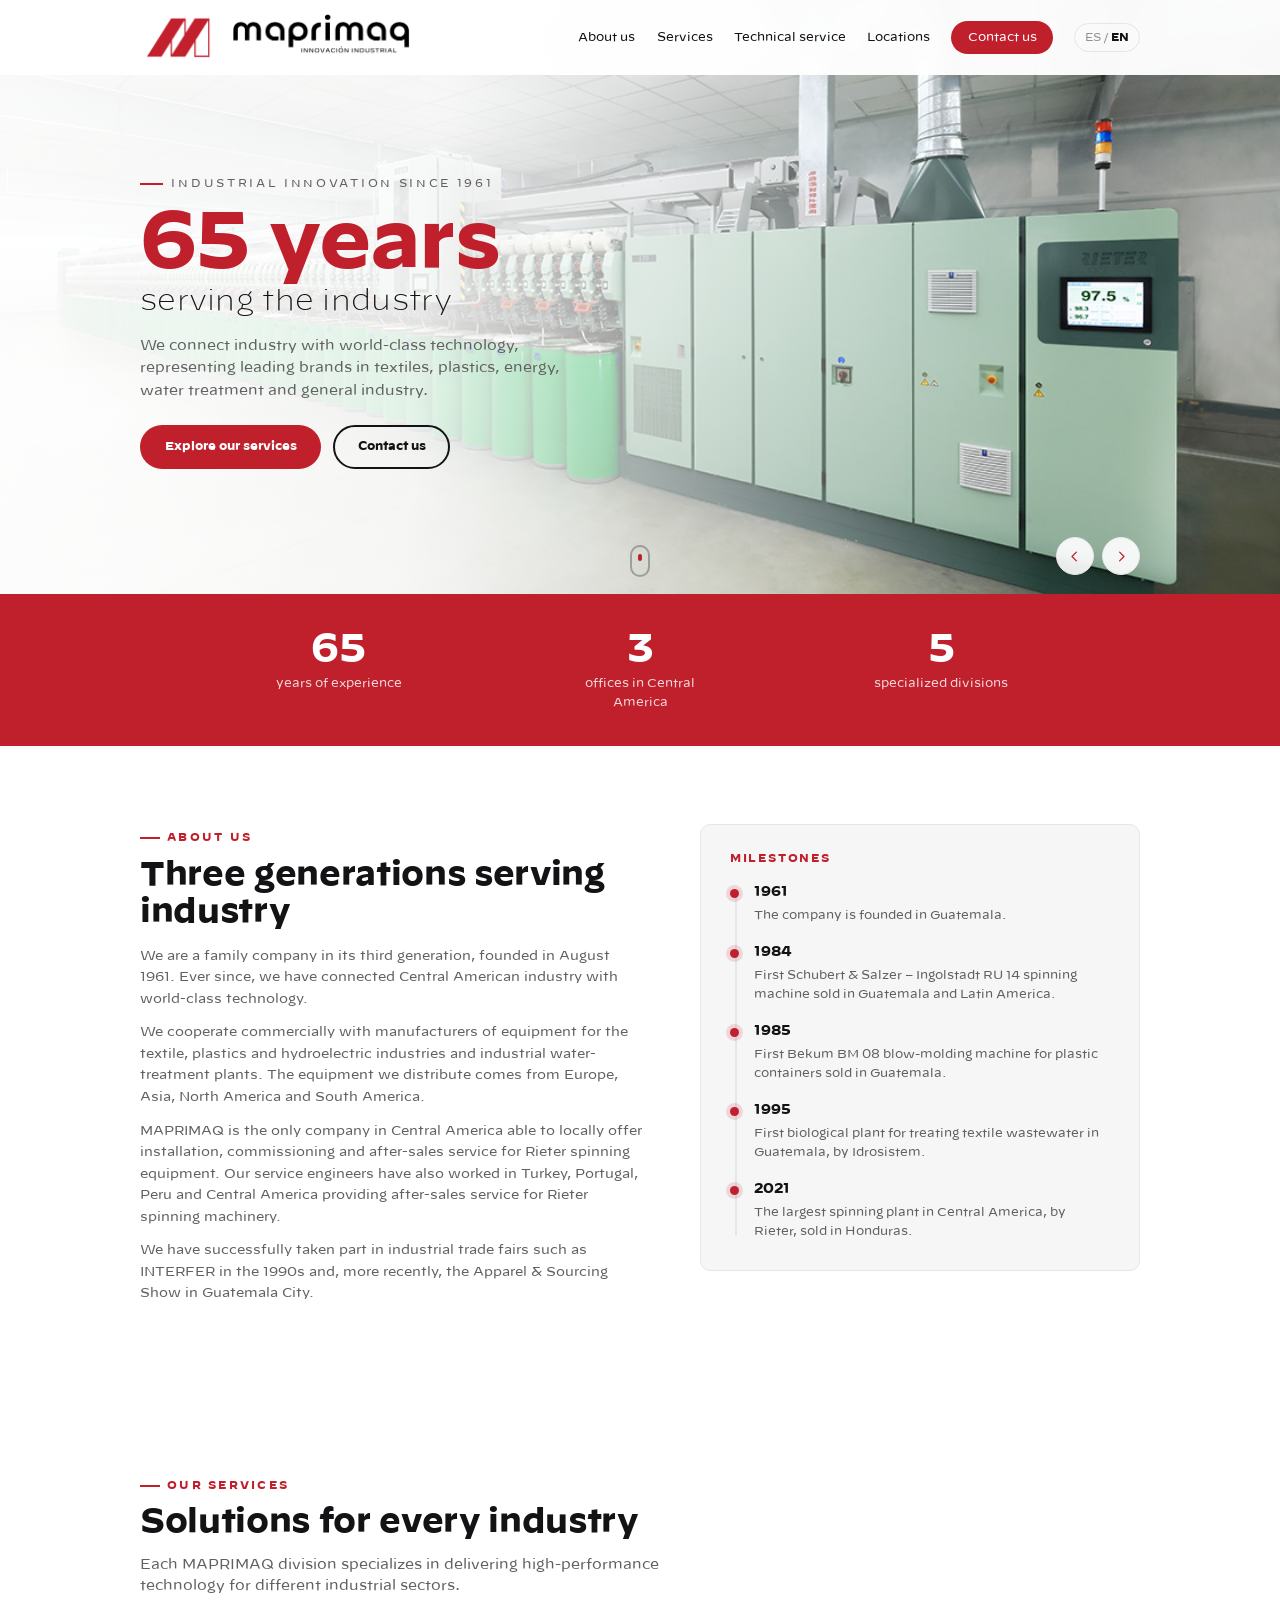
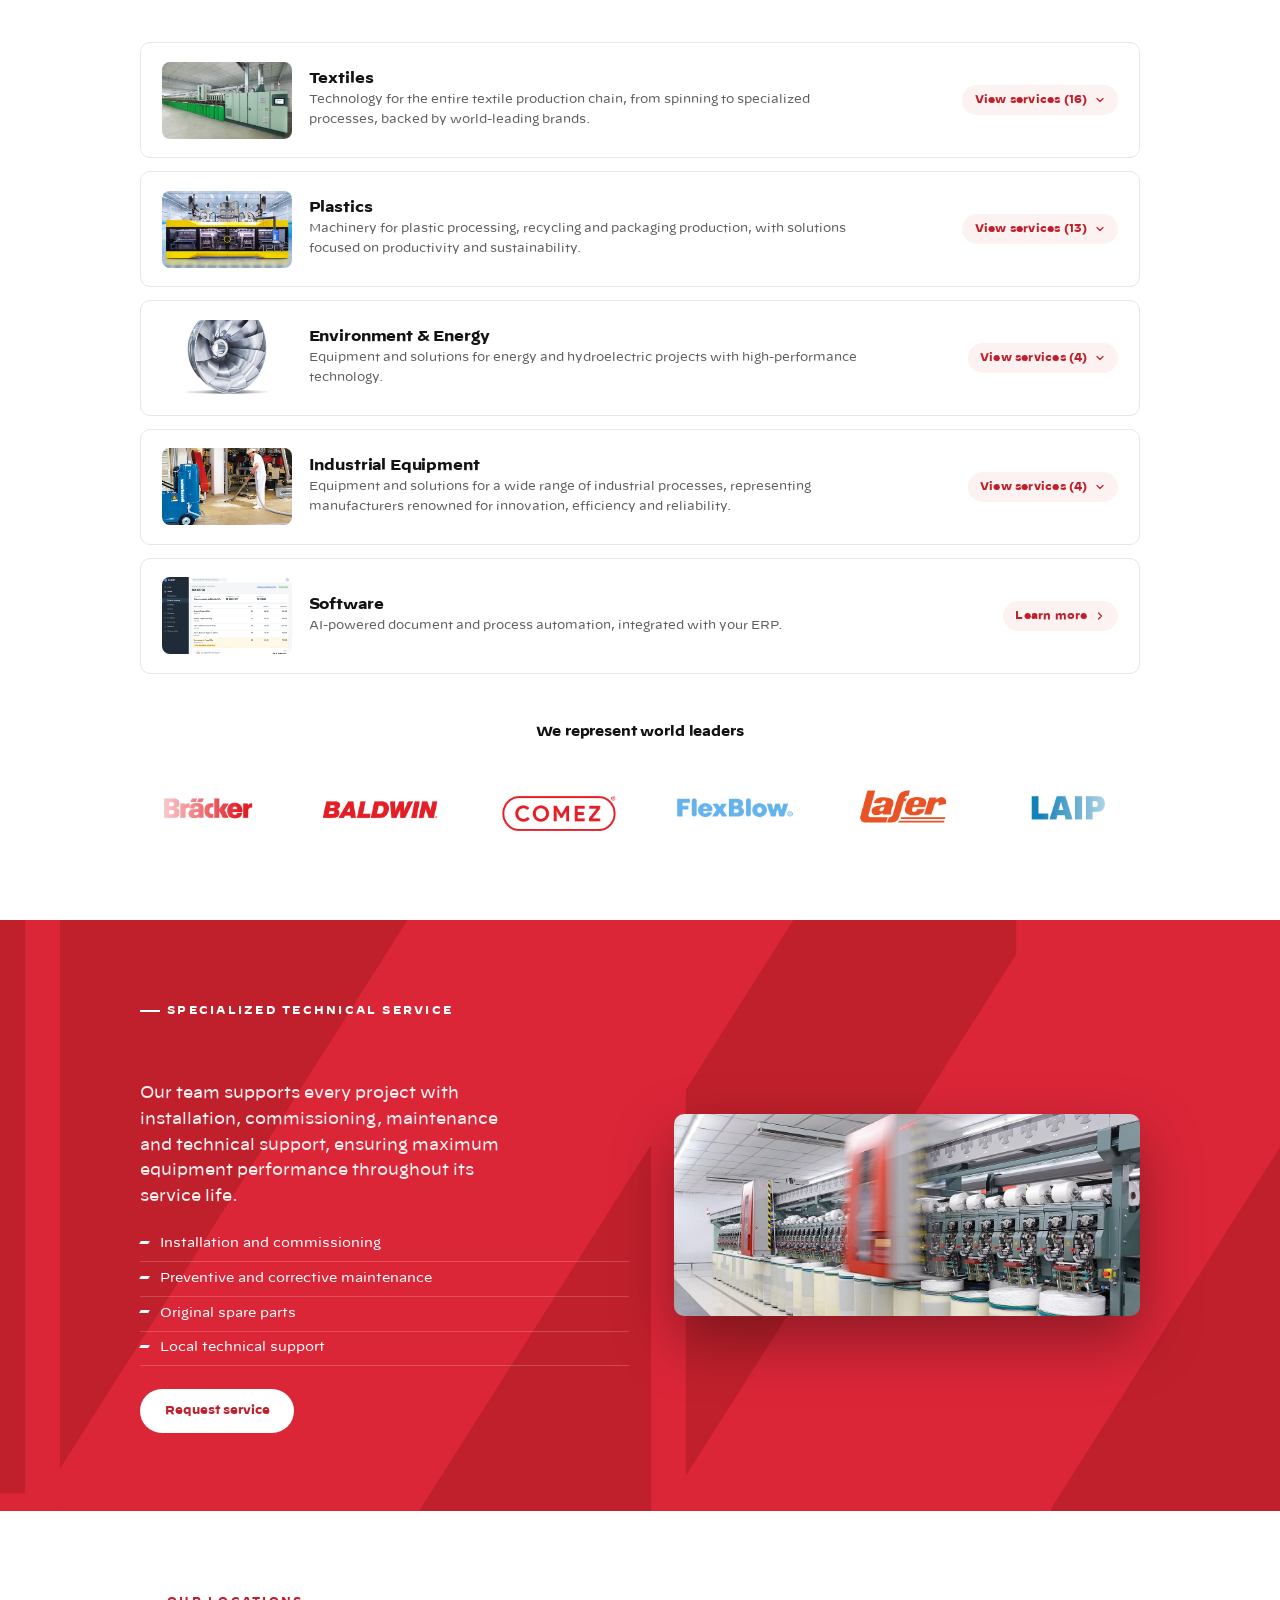
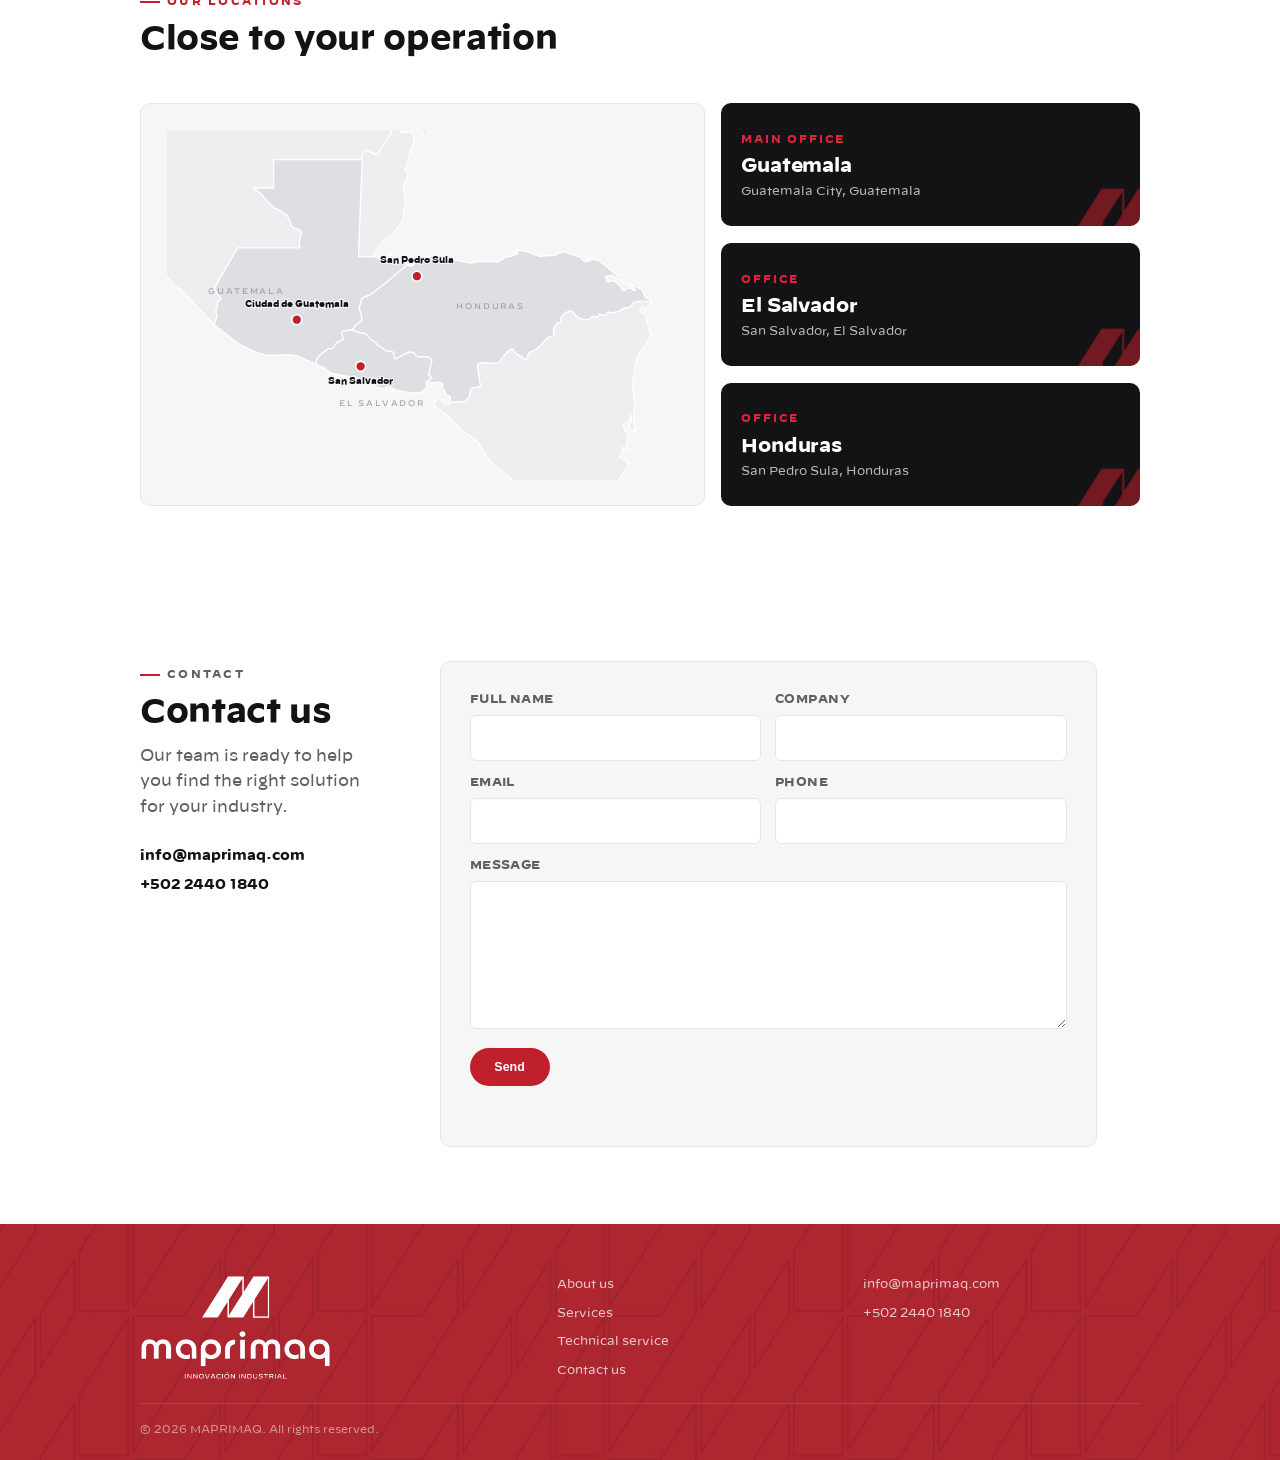
<file: index.html>
<!DOCTYPE html>
<html lang="es">
<head>
  <meta charset="UTF-8">
  <meta name="viewport" content="width=device-width, initial-scale=1.0">
  <title>MAPRIMAQ — Innovación Industrial</title>
  <meta name="description" content="Desde 1961 conectamos a la industria centroamericana con tecnología de clase mundial: textiles, plásticos, energía, tratamiento de aguas e industria en general.">
  <link rel="icon" type="image/png" href="assets/img/icon-1.png">
  <link rel="stylesheet" href="css/styles.css?v=39">
  <meta property="og:title" content="MAPRIMAQ — Innovación Industrial">
  <meta property="og:description" content="65 años al servicio de la industria. Representamos marcas líderes mundiales en Guatemala, El Salvador y Honduras.">
  <meta property="og:image" content="assets/img/logo-color.png">
</head>
<body>

  <!-- ======= Header ======= -->
  <header class="site-header" id="siteHeader">
    <div class="header-inner">
      <a href="#inicio" class="header-logo" aria-label="MAPRIMAQ — inicio">
        <img class="logo-m" src="assets/img/logo-m.png" alt="">
        <img class="logo-text" src="assets/img/logo-text.png" alt="MAPRIMAQ">
      </a>
      <nav class="header-nav" id="headerNav" aria-label="Principal">
        <a href="#nosotros" data-i18n="nav.about">Nosotros</a>
        <a href="#servicios" data-i18n="nav.divisions">Servicios</a>
        <a href="#mapritecnica" data-i18n="nav.service">Servicio técnico</a>
        <a href="#presencia" data-i18n="nav.presence">Sedes</a>
        <a href="#contacto" class="nav-cta" data-i18n="nav.contact">Contáctanos</a>
        <button class="lang-toggle" id="langToggle" aria-label="Switch language">
          <span data-lang-opt="es">ES</span><span class="lang-sep">/</span><span data-lang-opt="en">EN</span>
        </button>
      </nav>
      <button class="burger" id="burger" aria-label="Abrir menú" aria-expanded="false">
        <span></span><span></span>
      </button>
    </div>
  </header>

  <!-- ======= Hero ======= -->
  <section class="hero" id="inicio">
    <!-- ============================================================
         HERO CAROUSEL IMAGES
         To change the rotating hero photos, simply swap the src="…"
         of the <img> tags below (add or remove slides freely — the
         carousel adapts). The first image is the one shown on load.
         Dwell time lives in js/main.js (HERO_SLIDE_MS); the prev/next
         arrows below restart it, and hovering the hero pauses it.

         Each slide owns its own copy layer, and they crossfade with the
         images (see js/main.js): .hero-copy belongs to slide 1 and
         .hero-promo (the event promo overlay) belongs to slide 2, so a
         slide never renders with another slide's text over it.

         Slide 2 announces MAPRIMAQ's software services (links to ia.html);
         its background is pure CSS (.hero-slide-software), not a photo.
         Past event promos are in archive/ with restore steps.
         ============================================================ -->
    <div class="hero-bg" aria-hidden="true">
      <img class="hero-slide is-active" src="assets/img/hero-spinning.jpg" alt="" fetchpriority="high">
      <div class="hero-slide hero-slide-software"></div>
      <div class="hero-scrim"></div>
    </div>
    <div class="container hero-grid">
      <div class="hero-copy">
        <p class="hero-kicker reveal" data-i18n="hero.kicker">Innovación industrial desde 1961</p>
        <h1 class="hero-title">
          <span class="hero-number"><span id="yearsCounter">65</span> <span data-i18n="hero.years">años</span></span>
          <span class="hero-sub reveal" data-i18n="hero.title">al servicio de la industria</span>
        </h1>
        <p class="hero-lead reveal" data-i18n="hero.lead">Conectamos a la industria con tecnología de clase mundial. Representamos marcas líderes en los sectores textil, plástico, energía, tratamiento de aguas e industria en general.</p>
        <div class="hero-actions reveal">
          <a href="#servicios" class="btn btn-primary" data-i18n="hero.cta1">Conoce nuestros servicios</a>
          <a href="#contacto" class="btn btn-ghost" data-i18n="hero.cta2">Contáctanos</a>
        </div>
      </div>
      <!-- Slide 2 copy layer — starts hidden until the carousel advances.
           NAMING IS LOAD-BEARING: keep every class on the hero-promo-*
           prefix. Named .hero-ad-* this block was hidden outright by Arc's
           built-in content blocker (cosmetic filter lists hide "ad" class
           tokens). Visibility is driven ONLY by .is-hidden; inert and
           aria-hidden are additive a11y, cleared by js/main.js on slide 2. -->
      <aside class="hero-promo is-hidden" aria-label="MAPRIMAQ Software" aria-hidden="true" inert>
        <p class="hero-kicker" data-i18n="promo.sw.kicker">Nuevo: servicios de software</p>
        <h2 class="hero-title">
          <span class="hero-number" data-i18n="promo.sw.title">Acelere sus procesos con&nbsp;IA</span>
        </h2>
        <p class="hero-lead" data-i18n="promo.sw.lead">MAPRIMAQ ahora también desarrolla software a la medida: automatizamos los documentos y procesos de su empresa con inteligencia artificial.</p>
        <div class="hero-promo-actions">
          <a href="ia.html" class="btn btn-primary" data-i18n="promo.sw.cta">Conoce más</a>
        </div>
      </aside>
    </div>
    <!-- Carousel controls — grouped bottom-right (inside the container width)
         so they never sit on top of the left-aligned hero copy. -->
    <div class="hero-nav container">
      <button class="hero-nav-btn" id="heroPrev" type="button">
        <span class="sr-only" data-i18n="hero.prev">Diapositiva anterior</span>
        <svg viewBox="0 0 24 24" aria-hidden="true" focusable="false"><path d="M15 5l-7 7 7 7"/></svg>
      </button>
      <button class="hero-nav-btn" id="heroNext" type="button">
        <span class="sr-only" data-i18n="hero.next">Diapositiva siguiente</span>
        <svg viewBox="0 0 24 24" aria-hidden="true" focusable="false"><path d="M9 5l7 7-7 7"/></svg>
      </button>
    </div>
    <a href="#stats" class="scroll-hint" aria-label="Bajar">
      <span></span>
    </a>
  </section>

  <!-- ======= Stats band ======= -->
  <section class="stats" id="stats">
    <div class="container stats-grid">
      <div class="stat reveal">
        <span class="stat-number" data-count="65">0</span>
        <span class="stat-label" data-i18n="stats.years">años de experiencia</span>
      </div>
      <div class="stat reveal">
        <span class="stat-number" data-count="3">0</span>
        <span class="stat-label" data-i18n="stats.countries">oficinas en Centroamérica</span>
      </div>
      <div class="stat reveal">
        <span class="stat-number" data-count="5">0</span>
        <span class="stat-label" data-i18n="stats.divisions">segmentos de la industria</span>
      </div>
    </div>
  </section>

  <!-- ======= Nosotros / About ======= -->
  <section class="about section" id="nosotros">
    <div class="container about-grid">
      <div class="about-copy">
        <p class="eyebrow reveal" data-i18n="about.eyebrow">Nosotros</p>
        <h2 class="reveal" data-i18n="about.title">Tres generaciones al servicio de la industria</h2>
        <p class="reveal" data-i18n="about.p1">Somos una empresa familiar en la tercera generación, fundada en agosto de 1961. Desde entonces conectamos a la industria centroamericana con tecnología de clase mundial.</p>
        <p class="reveal" data-i18n="about.p2">Cooperamos comercialmente con empresas fabricantes de equipos para las industrias textil, del plástico, hidroeléctricas y plantas de tratamiento de aguas industriales. Los equipos que comercializamos provienen de Europa, Asia, América del Norte y América del Sur.</p>
        <p class="reveal" data-i18n="about.p3">MAPRIMAQ es la única empresa a nivel centroamericano que puede ofrecer localmente montajes, puestas en marcha y servicio posventa de equipos de hilatura de la marca Rieter. Nuestros ingenieros de servicio además han trabajado en Turquía, Portugal, Perú y Centroamérica brindando servicio posventa para equipos de hilatura Rieter.</p>
        <p class="reveal" data-i18n="about.p4">Hemos participado exitosamente en ferias industriales como INTERFER en los años 90 y, más recientemente, en el Apparel &amp; Sourcing Show de la Ciudad de Guatemala.</p>
      </div>
      <div class="about-timeline reveal">
        <h3 data-i18n="about.tlTitle">Hitos históricos</h3>
        <ol class="timeline">
          <li>
            <span class="tl-year">1961</span>
            <p data-i18n="about.t1961">Fundación de la empresa en Guatemala.</p>
          </li>
          <li>
            <span class="tl-year">1984</span>
            <p data-i18n="about.t1984">Venta en Guatemala y Latinoamérica de la primera máquina para hilatura marca Schubert &amp; Salzer – Ingolstadt, modelo RU 14.</p>
          </li>
          <li>
            <span class="tl-year">1985</span>
            <p data-i18n="about.t1985">Venta en Guatemala de la primera sopladora de envases plásticos marca Bekum, modelo BM 08.</p>
          </li>
          <li>
            <span class="tl-year">1995</span>
            <p data-i18n="about.t1995">Venta de la primera planta biológica en Guatemala para la depuración de aguas residuales textiles, marca Idrosistem.</p>
          </li>
          <li>
            <span class="tl-year">2021</span>
            <p data-i18n="about.t2021">Venta en Honduras de la planta de hilatura más grande de Centroamérica, marca Rieter.</p>
          </li>
        </ol>
      </div>
    </div>
  </section>

  <!-- ======= Divisiones ======= -->
  <section class="divisions section" id="servicios">
    <div class="container">
      <div class="section-head reveal">
        <p class="eyebrow" data-i18n="div.eyebrow">Nuestros servicios</p>
        <h2 data-i18n="div.title">Soluciones para cada industria</h2>
        <p class="section-lead" data-i18n="div.lead">Cada división de MAPRIMAQ está especializada en brindar tecnología de alto desempeño para distintos sectores industriales.</p>
      </div>

      <!-- ============================================================
           SERVICE CARD PHOTOS
           Each card shows a photo (class="division-photo") on the left.
           To change a card's photo, swap the src="…" of its <img> below.
           ============================================================ -->
      <div class="division-grid">
        <article class="division-card reveal" tabindex="0">
          <div class="division-head">
            <div class="division-photo" aria-hidden="true"><img src="assets/img/machines/rieter.jpg" alt="" loading="lazy"></div>
            <h3 data-i18n="div.textiles.title">Textiles</h3>
            <p data-i18n="div.textiles.desc">Tecnología para toda la cadena de producción textil, desde hilatura hasta procesos especializados, respaldada por marcas líderes a nivel mundial.</p>
            <!--
              Machine hover-previews: add data-img="assets/img/machines/<file>" to any
              list item to show its photo on hover; add data-brand="Marca" when the
              brand name should be displayed (omit it for anonymous machines).
            -->
            <button class="division-toggle" type="button" aria-expanded="false">
              <span class="toggle-label"></span>
              <svg class="toggle-chevron" viewBox="0 0 16 16" aria-hidden="true"><path d="M4 6l4 4 4-4" fill="none" stroke="currentColor" stroke-width="1.6" stroke-linecap="round" stroke-linejoin="round"/></svg>
            </button>
          </div>
          <div class="division-list-wrap">
            <ul class="division-list">
              <li data-i18n="div.textiles.i1" data-img="assets/img/machines/rieter.jpg" data-brand="Rieter">Hilatura de fibra corta y larga</li>
              <li data-i18n="div.textiles.i2" data-img="assets/img/machines/mayer-cie.webp" data-brand="Mayer &amp; Cie.">Tejido de punto circular</li>
              <li data-i18n="div.textiles.i3" data-img="assets/img/machines/picanol.webp" data-brand="Picanol">Telares</li>
              <li data-i18n="div.textiles.i4" data-img="assets/img/machines/lafer.webp" data-brand="Lafer">Tintura, estampado y acabados</li>
              <li data-i18n="div.textiles.i5" data-img="assets/img/machines/baldwin.jpg" data-brand="Baldwin">Líneas continuas de teñido y acabado para tejido plano</li>
              <li data-i18n="div.textiles.i6" data-img="assets/img/machines/ssm.webp" data-brand="SSM">Máquinas para enconar y procesar hilo</li>
              <li data-i18n="div.textiles.i7" data-img="assets/img/icons/vacuum-conditioning.svg">Acondicionamiento al vacío y tratamiento de hilos en procesos continuos</li>
              <li data-i18n="div.textiles.i8" data-img="assets/img/icons/fancy-yarn.svg">Sistemas de hilos de fantasía con efectos especiales</li>
              <li data-i18n="div.textiles.i9" data-img="assets/img/machines/reseda-binder.webp" data-brand="Reseda Binder">Parafinado de hilo</li>
              <li data-i18n="div.textiles.i10" data-img="assets/img/machines/rimtex.jpg" data-brand="Rimtex">Botes de hilatura</li>
              <li data-i18n="div.textiles.i11" data-img="assets/img/machines/uster.webp" data-brand="USTER">Detección de metales, chispas y fibras extrañas</li>
              <li data-i18n="div.textiles.i12" data-img="assets/img/icons/lab-instruments.svg">Laboratorios e instrumentos para hilanderías</li>
              <li data-i18n="div.textiles.i13" data-img="assets/img/machines/orox.jpg" data-brand="Orox">Líneas de corte automático</li>
              <li data-i18n="div.textiles.i14" data-img="assets/img/machines/laroche-andritz.jpg" data-brand="ANDRITZ Laroche">Líneas de reciclaje</li>
              <li data-i18n="div.textiles.i15" data-img="assets/img/icons/hvac.svg">Climatización</li>
              <li data-i18n="div.textiles.i16" data-img="assets/img/machines/steinemann.jpg" data-brand="Steinemann">Sistemas industriales de aspiración</li>
            </ul>
          </div>
        </article>

        <article class="division-card reveal" tabindex="0">
          <div class="division-head">
            <div class="division-photo" aria-hidden="true"><img src="assets/img/machines/bekum.jpg" alt="" loading="lazy"></div>
            <h3 data-i18n="div.plastics.title">Plásticos</h3>
            <p data-i18n="div.plastics.desc">Maquinaria para transformación, reciclaje y producción de envases plásticos con soluciones enfocadas en productividad y sostenibilidad.</p>
            <button class="division-toggle" type="button" aria-expanded="false">
              <span class="toggle-label"></span>
              <svg class="toggle-chevron" viewBox="0 0 16 16" aria-hidden="true"><path d="M4 6l4 4 4-4" fill="none" stroke="currentColor" stroke-width="1.6" stroke-linecap="round" stroke-linejoin="round"/></svg>
            </button>
          </div>
          <div class="division-list-wrap">
            <ul class="division-list">
              <li data-i18n="div.plastics.i1" data-img="assets/img/machines/bandera.jpg" data-brand="Bandera">Extrusión</li>
              <li data-i18n="div.plastics.i2" data-img="assets/img/machines/bekum.jpg" data-brand="Bekum">Soplado</li>
              <li data-i18n="div.plastics.i12" data-img="assets/img/machines/flexblow.jpg" data-brand="Flexblow">Soplado de envases PET</li>
              <li data-i18n="div.plastics.i3" data-img="assets/img/machines/wittmann-injection.jpg" data-brand="Wittmann">Inyección</li>
              <li data-i18n="div.plastics.i13" data-img="assets/img/machines/htw.jpg" data-brand="HTW">Moldes</li>
              <li data-i18n="div.plastics.i4" data-img="assets/img/icons/thermoforming.svg">Termoformado</li>
              <li data-i18n="div.plastics.i5" data-img="assets/img/icons/flexible-pipe.svg">Maquinaria para tubos plásticos flexibles</li>
              <li data-i18n="div.plastics.i6" data-img="assets/img/machines/wittmann-robot.jpg" data-brand="Wittmann">Equipos auxiliares y automatización completa</li>
              <li data-i18n="div.plastics.i7" data-img="assets/img/machines/frigosystem.webp" data-brand="Frigosystem">Sistemas de enfriamiento</li>
              <li data-i18n="div.plastics.i8" data-img="assets/img/machines/ngr.jpg" data-brand="NGR">Reciclaje post-industrial y post-consumo</li>
              <li data-i18n="div.plastics.i9" data-img="assets/img/icons/diesel-plant.svg">Plantas llave en mano para producción de diésel</li>
              <li data-i18n="div.plastics.i10" data-img="assets/img/icons/packaging-resin.svg">Resinas y compuestos para películas de empaque</li>
              <li data-i18n="div.plastics.i11" data-img="assets/img/icons/extraction.svg">Sistemas industriales de aspiración</li>
            </ul>
          </div>
        </article>

        <article class="division-card reveal" tabindex="0">
          <div class="division-head">
            <div class="division-photo" aria-hidden="true"><img src="assets/img/machines/troyer.jpg" alt="" loading="lazy"></div>
            <h3 data-i18n="div.energy.title">Ambiente y Energía</h3>
            <p data-i18n="div.energy.desc">Equipos y soluciones para proyectos energéticos e hidroeléctricos con tecnología de alto rendimiento.</p>
            <button class="division-toggle" type="button" aria-expanded="false">
              <span class="toggle-label"></span>
              <svg class="toggle-chevron" viewBox="0 0 16 16" aria-hidden="true"><path d="M4 6l4 4 4-4" fill="none" stroke="currentColor" stroke-width="1.6" stroke-linecap="round" stroke-linejoin="round"/></svg>
            </button>
          </div>
          <div class="division-list-wrap">
            <ul class="division-list">
              <li data-i18n="div.energy.i1" data-img="assets/img/machines/idrosistem.jpg" data-brand="Idrosistem">Tratamiento de aguas residuales industriales</li>
              <li data-i18n="div.energy.i2" data-img="assets/img/machines/ngr.jpg" data-brand="NGR">Líneas completas de reciclaje de plástico</li>
              <li data-i18n="div.energy.i3" data-img="assets/img/machines/pierret.jpg" data-brand="Pierret · ANDRITZ">Líneas de reciclaje textil</li>
              <li data-i18n="div.energy.i4" data-img="assets/img/machines/troyer.jpg" data-brand="Troyer">Energía hidroeléctrica</li>
            </ul>
          </div>
        </article>

        <article class="division-card reveal" tabindex="0">
          <div class="division-head">
            <div class="division-photo" aria-hidden="true"><img src="assets/img/machines/wieland.webp" alt="" loading="lazy"></div>
            <h3 data-i18n="div.industrial.title">Equipo Industrial</h3>
            <p data-i18n="div.industrial.desc">Equipos y soluciones para diversos procesos industriales, representando fabricantes reconocidos por su innovación, eficiencia y confiabilidad.</p>
            <button class="division-toggle" type="button" aria-expanded="false">
              <span class="toggle-label"></span>
              <svg class="toggle-chevron" viewBox="0 0 16 16" aria-hidden="true"><path d="M4 6l4 4 4-4" fill="none" stroke="currentColor" stroke-width="1.6" stroke-linecap="round" stroke-linejoin="round"/></svg>
            </button>
          </div>
          <div class="division-list-wrap">
            <ul class="division-list">
              <li data-i18n="div.industrial.i1" data-img="assets/img/machines/wieland.webp" data-brand="Wieland">Sistemas de aspiración industrial y de alto vacío</li>
              <li data-i18n="div.industrial.i2" data-img="assets/img/icons/hvac.svg">Climatización industrial</li>
              <li data-i18n="div.industrial.i3" data-img="assets/img/icons/cooling-systems.svg">Sistemas de enfriamiento</li>
              <li data-i18n="div.industrial.i4" data-img="assets/img/icons/warehouse-automation.svg">Automatización de bodegas y estacionamientos</li>
            </ul>
          </div>
        </article>
        <a class="division-card division-card-link reveal" href="ia.html">
          <div class="division-head">
            <div class="division-photo" aria-hidden="true"><img src="assets/img/ia-after.webp" alt="" loading="lazy"></div>
            <h3 data-i18n="div.software.title">Software</h3>
            <p data-i18n="div.software.desc">Automatización de documentos y procesos con inteligencia artificial, integrada a su ERP.</p>
            <span class="division-toggle">
              <span data-i18n="div.software.cta">Ver más</span>
              <svg class="toggle-chevron" viewBox="0 0 16 16" aria-hidden="true"><path d="M6 4l4 4-4 4" fill="none" stroke="currentColor" stroke-width="1.6" stroke-linecap="round" stroke-linejoin="round"/></svg>
            </span>
          </div>
        </a>
      </div>

      <!-- Brand logo marquee (the former "Marcas" section, now part of
           Servicios). Logos are individual PNGs sliced from marcas.webp —
           add/remove/swap files in assets/img/brands/ and mirror any change
           in BOTH marquee groups below (they must stay identical for the
           seamless loop). -->
      <div class="brands-inline reveal">
        <h3 data-i18n="brands.title">Representamos a líderes mundiales</h3>
        <div class="logo-marquee" role="img" aria-label="Bräcker, Baldwin, Comez, Flexblow, Lafer, LAIP, ANDRITZ, Lawer, Mayer & Cie., Novibra, Oro X Group, Pentek, Picanol, Reseda Binder, Rieter, Rimtex, SSM, Steinemann, Suessen, USTER, HTW">
          <div class="marquee-track">
            <div class="marquee-group">
              <img src="assets/img/brands/bracker.png" alt="" loading="lazy">
              <img src="assets/img/brands/baldwin.png" alt="" loading="lazy">
              <img src="assets/img/brands/comez.png" alt="" loading="lazy">
              <img src="assets/img/brands/flexblow.png" alt="" loading="lazy">
              <img src="assets/img/brands/lafer.png" alt="" loading="lazy">
              <img src="assets/img/brands/laip.png" alt="" loading="lazy">
              <img src="assets/img/brands/andritz.png" alt="" loading="lazy">
              <img src="assets/img/brands/lawer.png" alt="" loading="lazy">
              <img src="assets/img/brands/mayer-cie.png" alt="" loading="lazy">
              <img src="assets/img/brands/novibra.png" alt="" loading="lazy">
              <img src="assets/img/brands/orox.png" alt="" loading="lazy">
              <img src="assets/img/brands/pentek.png" alt="" loading="lazy">
              <img src="assets/img/brands/picanol.png" alt="" loading="lazy">
              <img src="assets/img/brands/reseda-binder.png" alt="" loading="lazy">
              <img src="assets/img/brands/rieter.png" alt="" loading="lazy">
              <img src="assets/img/brands/rimtex.png" alt="" loading="lazy">
              <img src="assets/img/brands/ssm.png" alt="" loading="lazy">
              <img src="assets/img/brands/steinemann.png" alt="" loading="lazy">
              <img src="assets/img/brands/suessen.png" alt="" loading="lazy">
              <img src="assets/img/brands/uster.png" alt="" loading="lazy">
              <img src="assets/img/brands/htw.png" alt="" loading="lazy">
            </div>
            <div class="marquee-group" aria-hidden="true">
              <img src="assets/img/brands/bracker.png" alt="" loading="lazy">
              <img src="assets/img/brands/baldwin.png" alt="" loading="lazy">
              <img src="assets/img/brands/comez.png" alt="" loading="lazy">
              <img src="assets/img/brands/flexblow.png" alt="" loading="lazy">
              <img src="assets/img/brands/lafer.png" alt="" loading="lazy">
              <img src="assets/img/brands/laip.png" alt="" loading="lazy">
              <img src="assets/img/brands/andritz.png" alt="" loading="lazy">
              <img src="assets/img/brands/lawer.png" alt="" loading="lazy">
              <img src="assets/img/brands/mayer-cie.png" alt="" loading="lazy">
              <img src="assets/img/brands/novibra.png" alt="" loading="lazy">
              <img src="assets/img/brands/orox.png" alt="" loading="lazy">
              <img src="assets/img/brands/pentek.png" alt="" loading="lazy">
              <img src="assets/img/brands/picanol.png" alt="" loading="lazy">
              <img src="assets/img/brands/reseda-binder.png" alt="" loading="lazy">
              <img src="assets/img/brands/rieter.png" alt="" loading="lazy">
              <img src="assets/img/brands/rimtex.png" alt="" loading="lazy">
              <img src="assets/img/brands/ssm.png" alt="" loading="lazy">
              <img src="assets/img/brands/steinemann.png" alt="" loading="lazy">
              <img src="assets/img/brands/suessen.png" alt="" loading="lazy">
              <img src="assets/img/brands/uster.png" alt="" loading="lazy">
              <img src="assets/img/brands/htw.png" alt="" loading="lazy">
            </div>
          </div>
        </div>
      </div>
    </div>
  </section>

  <!-- ======= MAPRITÉCNICA ======= -->
  <section class="mapritecnica section" id="mapritecnica">
    <div class="pattern-bg" aria-hidden="true"></div>
    <div class="container mapritecnica-grid">
      <div class="mapritecnica-copy">
        <p class="eyebrow light reveal" data-i18n="serv.eyebrow">Servicio técnico especializado</p>
        <h2 class="reveal">MAPRITÉCNICA</h2>
        <p class="reveal" data-i18n="serv.lead">Nuestro equipo acompaña cada proyecto con instalación, puesta en marcha, mantenimiento y soporte técnico, garantizando el máximo desempeño de los equipos durante toda su vida útil.</p>
        <ul class="serv-list">
          <li class="reveal" data-i18n="serv.i1">Instalación y puesta en marcha</li>
          <li class="reveal" data-i18n="serv.i2">Mantenimiento preventivo y correctivo</li>
          <li class="reveal" data-i18n="serv.i3">Repuestos originales</li>
          <li class="reveal" data-i18n="serv.i4">Soporte técnico local</li>
        </ul>
        <a href="#contacto" class="btn btn-light reveal" data-i18n="serv.cta">Solicitar servicio</a>
      </div>
      <div class="mapritecnica-img reveal">
        <img src="assets/img/rieter-spinning.webp" alt="" loading="lazy">
      </div>
    </div>
  </section>

  <!-- ======= Presencia ======= -->
  <section class="presence section" id="presencia">
    <div class="container">
      <div class="section-head reveal">
        <p class="eyebrow" data-i18n="pres.eyebrow">Nuestras sedes</p>
        <h2 data-i18n="pres.title">Cerca de su operación</h2>
      </div>
      <div class="presence-layout">
        <!-- Stylized minimalist map of Guatemala · El Salvador · Honduras -->
        <div class="presence-map reveal">
          <svg viewBox="0 0 620 424" xmlns="http://www.w3.org/2000/svg" role="img" aria-label="Mapa de Centroamérica con las sedes de MAPRIMAQ">
            <!-- Real borders (Natural Earth 50m), stylized. Regenerate with scratchpad/genmap.js -->
            <path class="map-neighbor" d="M-58.5,12.7L-57.9,12.6L-39.3,5.9L-33.0,2.6L-20.6,-1.9L-1.7,-2.7L4.2,-1.4L18.3,-4.2L25.3,-7.6L27.6,-10.7L28.7,-13.1L41.7,-16.3L44.5,-17.0L57.7,-17.6L64.3,-18.8L71.6,-19.5L77.1,-14.7L77.1,-12.3L73.5,-10.1L75.2,-8.0L81.7,-4.3L93.5,-2.9L97.5,-3.5L103.0,-8.7L112.7,-13.8L112.5,-19.7L110.6,-23.1L107.8,-23.3L107.2,-25.1L109.1,-29.4L108.7,-30.9L102.6,-26.7L101.3,-26.7L101.9,-28.6L103.2,-30.3L120.7,-39.4L125.3,-43.1L131.2,-46.5L143.8,-58.8L144.2,-61.8L327.8,-61.8L326.0,-60.8L324.1,-58.8L324.3,-53.0L326.2,-52.6L330.4,-56.9L332.9,-56.7L333.4,-54.9L327.9,-39.9L324.5,-24.6L319.7,-15.8L318.0,-2.8L315.7,2.6L312.7,8.1L311.0,7.8L306.6,-2.5L301.8,-5.2L300.9,-7.6L303.5,-20.2L302.2,-27.1L299.9,-26.8L296.7,-23.1L292.7,-19.7L292.7,-14.9L288.1,-7.1L286.8,-4.4L282.4,-5.1L277.1,-4.7L273.6,-2.8L269.8,6.7L260.7,20.2L256.9,26.8L254.0,29.0L251.7,29.9L248.9,28.3L242.8,24.7L237.8,26.5L236.1,30.6L236.3,36.0L223.9,36.0L203.0,36.0L176.5,36.0L150.8,36.0L129.3,35.9L129.3,47.9L129.1,58.6L129.1,70.5L117.3,70.4L104.7,70.3L105.7,71.5L109.9,73.8L115.6,79.1L122.2,87.4L130.2,94.1L139.4,98.9L145.5,103.8L148.5,108.5L150.2,112.5L150.2,115.9L153.5,118.4L159.6,120.2L162.8,123.2L162.8,125.5L160.9,131.0L160.3,137.1L161.1,142.5L156.7,142.7L146.0,142.7L129.9,142.7L115.0,142.7L103.2,142.7L85.5,142.7L80.7,151.1L72.7,165.0L65.3,177.6L59.2,188.2L58.1,191.0L58.1,193.3L65.7,203.2L64.5,206.0L61.7,207.6L60.9,209.9L61.1,213.7L59.2,218.6L59.8,222.1L60.9,226.4L59.2,230.1L57.9,233.6L56.5,235.2L54.8,233.8L39.2,217.3L22.8,199.3L16.5,193.4L10.3,188.8L1.9,180.5L-20.0,162.2L-31.3,153.7L-41.9,143.7L-51.4,138.1L-58.5,135.4L-58.5,137.9L-58.1,138.1L-48.4,143.2L-46.9,145.8L-58.5,141.5Z"/>
            <path class="map-neighbor" d="M236.3,36.0L236.1,30.6L237.8,26.5L242.8,24.7L248.9,28.3L251.7,29.9L254.0,29.0L256.9,26.8L260.7,20.2L269.8,6.7L273.6,-2.8L277.1,-4.7L282.4,-5.1L286.8,-4.4L283.7,2.5L286.8,3.5L289.8,2.7L296.5,3.1L299.2,10.7L298.4,17.2L292.1,34.0L291.2,39.9L288.3,48.5L292.3,54.3L288.5,62.0L287.2,66.9L287.0,74.2L288.9,88.2L285.8,108.4L280.5,117.2L277.1,120.5L271.2,129.2L263.4,131.9L252.7,145.9L250.8,149.6L251.9,153.6L249.3,153.6L239.0,153.0L232.1,153.7L231.9,153.4L232.3,138.3L233.3,114.8L234.0,97.7L234.6,80.8L235.0,68.1L235.7,50.9L236.3,36.0Z"/>
            <path class="map-neighbor" d="M587.3,208.1L585.8,210.3L583.9,211.8L580.1,219.0L578.9,219.7L578.7,214.3L576.6,213.6L573.8,215.5L572.4,218.2L574.7,221.9L576.8,221.9L579.1,222.8L585.6,247.6L584.1,252.0L580.1,258.8L576.4,264.6L572.6,268.3L567.7,283.8L563.5,308.9L566.5,331.6L565.0,352.4L566.2,357.4L566.7,363.5L563.5,364.6L561.8,364.5L559.9,360.6L560.1,357.4L562.0,353.4L562.9,348.2L561.8,345.4L559.9,351.5L556.8,354.2L554.7,355.1L552.6,358.1L554.7,363.8L557.6,368.0L558.5,371.0L557.4,374.5L556.8,386.7L555.7,386.4L554.7,384.7L551.7,384.6L551.3,389.5L551.5,392.2L549.0,394.4L548.1,396.5L550.2,397.9L552.6,398.8L555.3,398.6L557.8,404.6L558.5,409.5L553.0,414.1L551.1,417.8L548.1,422.3L546.5,426.7L545.8,429.9L547.9,440.1L551.7,447.2L554.9,451.8L559.1,452.8L558.0,457.6L554.9,460.6L549.2,463.1L542.9,463.6L532.6,461.2L528.3,460.9L526.7,459.6L526.0,457.2L523.1,453.7L517.8,449.1L514.7,449.4L509.6,448.4L501.0,445.1L497.2,444.7L491.5,447.5L485.0,451.0L469.2,445.5L458.0,441.5L448.1,437.9L445.4,436.6L443.3,436.9L441.4,438.7L439.3,442.0L438.4,443.0L437.4,443.9L436.1,444.1L436.1,442.6L431.1,435.9L423.5,428.1L393.8,403.8L382.8,389.3L376.9,378.8L371.3,373.3L355.3,362.2L351.7,357.7L335.7,342.8L323.7,334.0L323.5,330.3L328.5,325.6L330.8,325.8L333.6,329.2L337.8,332.9L339.9,333.0L342.8,331.3L342.8,329.5L359.3,328.8L362.0,327.7L364.9,325.0L366.6,321.2L366.8,317.5L367.5,314.8L370.0,312.2L374.8,311.5L378.4,311.1L379.5,309.4L378.4,303.7L376.5,290.1L376.1,286.2L376.7,283.4L378.2,282.3L385.4,281.7L399.1,282.8L401.8,281.9L407.3,274.2L412.3,268.4L415.9,265.8L418.8,265.1L422.0,270.2L433.6,277.4L435.5,277.0L436.7,276.6L437.0,275.5L437.0,272.2L439.7,269.1L445.8,266.4L451.7,261.5L457.8,254.6L463.1,250.5L467.5,249.2L469.2,247.4L468.1,244.8L468.3,241.2L470.2,236.3L472.8,233.6L476.1,232.9L477.4,231.4L476.8,229.1L477.4,226.7L480.5,222.6L487.7,219.1L491.9,220.4L495.5,225.0L500.3,228.2L506.7,229.8L511.5,229.2L515.1,226.3L518.2,225.4L521.0,226.6L522.4,226.0L522.7,223.4L524.1,222.9L526.9,224.3L529.4,224.6L531.5,224.0L532.3,222.7L532.8,221.5L534.2,220.6L539.7,221.5L545.8,220.1L552.8,216.4L557.2,214.7L559.5,215.1L562.0,213.2L565.2,209.0L572.4,207.2L587.3,208.1Z"/>
            <path class="map-country" d="M56.5,235.2L57.9,233.6L59.2,230.1L60.9,226.4L59.8,222.1L59.2,218.6L61.1,213.7L60.9,209.9L61.7,207.6L64.5,206.0L65.7,203.2L58.1,193.3L58.1,191.0L59.2,188.2L65.3,177.6L72.7,165.0L80.7,151.1L85.5,142.7L103.2,142.7L115.0,142.7L129.9,142.7L146.0,142.7L156.7,142.7L161.1,142.5L160.3,137.1L160.9,131.0L162.8,125.5L162.8,123.2L159.6,120.2L153.5,118.4L150.2,115.9L150.2,112.5L148.5,108.5L145.5,103.8L139.4,98.9L130.2,94.1L122.2,87.4L115.6,79.1L109.9,73.8L105.7,71.5L104.7,70.3L117.3,70.4L129.1,70.5L129.1,58.6L129.3,47.9L129.3,35.9L150.8,36.0L176.5,36.0L203.0,36.0L223.9,36.0L236.3,36.0L235.7,50.9L235.0,68.1L234.6,80.8L234.0,97.7L233.3,114.8L232.3,138.3L231.9,153.4L232.1,153.7L239.0,153.0L249.3,153.6L251.9,153.6L255.0,154.9L257.6,155.3L262.6,158.7L268.9,161.3L272.7,156.1L270.8,153.0L269.1,151.4L269.3,149.9L290.8,163.5L288.3,165.6L282.8,170.3L272.9,178.5L264.1,185.8L255.7,192.4L247.9,198.4L247.0,199.1L237.3,203.3L235.7,205.3L233.5,213.7L232.7,215.8L234.4,220.5L236.1,227.6L235.7,231.4L228.9,236.1L225.8,240.2L224.5,243.0L223.2,242.3L221.1,242.1L216.3,243.2L214.0,243.4L212.1,244.5L211.9,247.1L213.1,251.3L213.8,253.5L212.3,254.5L206.4,257.1L204.1,259.5L201.8,263.5L199.2,265.1L196.5,264.7L194.6,265.4L190.6,268.2L184.3,273.8L181.1,278.0L180.9,281.2L181.5,284.0L159.2,274.1L151.6,272.4L120.1,272.6L106.6,268.7L91.2,261.2L80.7,254.3L56.5,235.2Z"/>
            <path class="map-country" d="M587.3,208.1L572.4,207.2L565.2,209.0L562.0,213.2L559.5,215.1L557.2,214.7L552.8,216.4L545.8,220.1L539.7,221.5L534.2,220.6L532.8,221.5L532.3,222.7L531.5,224.0L529.4,224.6L526.9,224.3L524.1,222.9L522.7,223.4L522.4,226.0L521.0,226.6L518.2,225.4L515.1,226.3L511.5,229.2L506.7,229.8L500.3,228.2L495.5,225.0L491.9,220.4L487.7,219.1L480.5,222.6L477.4,226.7L476.8,229.1L477.4,231.4L476.1,232.9L472.8,233.6L470.2,236.3L468.3,241.2L468.1,244.8L469.2,247.4L467.5,249.2L463.1,250.5L457.8,254.6L451.7,261.5L445.8,266.4L439.7,269.1L437.0,272.2L437.0,275.5L436.7,276.6L435.5,277.0L433.6,277.4L422.0,270.2L418.8,265.1L415.9,265.8L412.3,268.4L407.3,274.2L401.8,281.9L399.1,282.8L385.4,281.7L378.2,282.3L376.7,283.4L376.1,286.2L376.5,290.1L378.4,303.7L379.5,309.4L378.4,311.1L374.8,311.5L370.0,312.2L367.5,314.8L366.8,317.5L366.6,321.2L364.9,325.0L362.0,327.7L359.3,328.8L342.8,329.5L343.3,323.1L338.4,320.5L335.9,315.3L333.6,311.8L334.2,309.6L334.0,307.1L327.5,305.1L321.1,306.5L317.6,305.6L315.0,304.3L319.5,301.1L319.9,299.2L318.4,297.8L316.9,296.9L317.4,293.4L318.2,289.2L320.7,279.4L319.9,277.6L315.7,274.7L310.4,274.4L304.7,275.3L302.0,273.8L299.5,270.5L295.2,268.8L288.1,271.5L280.3,275.6L278.0,277.1L275.9,276.9L275.0,273.8L274.6,270.2L274.2,269.3L270.0,268.1L265.1,267.1L262.8,266.1L260.5,263.7L254.6,260.6L253.3,258.3L245.5,252.8L244.1,250.2L242.4,248.2L238.6,245.8L235.7,246.3L226.0,243.3L224.5,243.0L225.8,240.2L228.9,236.1L235.7,231.4L236.1,227.6L234.4,220.5L232.7,215.8L233.5,213.7L235.7,205.3L237.3,203.3L247.0,199.1L247.9,198.4L255.7,192.4L264.1,185.8L272.9,178.5L282.8,170.3L288.3,165.6L290.8,163.5L296.5,165.1L300.9,161.2L303.5,160.0L309.6,155.3L311.5,154.3L321.6,152.4L326.4,152.5L330.8,157.1L334.2,159.8L340.5,157.5L346.0,157.0L368.1,161.4L376.9,159.4L392.9,159.0L400.3,160.2L410.6,154.0L417.2,152.7L425.0,149.8L423.9,146.8L422.0,145.5L433.8,146.8L451.3,153.1L470.0,151.9L476.8,148.6L481.2,147.6L500.3,154.1L505.4,159.0L509.4,159.4L512.3,158.4L513.2,157.3L509.4,156.3L507.7,154.7L522.9,157.8L551.3,181.2L551.9,183.1L539.7,176.2L533.2,176.7L531.5,177.8L531.9,181.6L532.6,183.4L535.3,183.6L537.4,182.5L542.5,183.8L545.6,186.3L549.6,190.1L552.1,194.3L554.7,194.4L557.2,191.9L562.0,191.6L565.2,194.3L567.5,194.2L564.3,189.8L557.0,185.5L558.9,185.4L575.1,193.2L579.5,202.8L583.5,205.1L587.3,208.1Z"/>
            <path class="map-country" d="M224.5,243.0L226.0,243.3L235.7,246.3L238.6,245.8L242.4,248.2L244.1,250.2L245.5,252.8L253.3,258.3L254.6,260.6L260.5,263.7L262.8,266.1L265.1,267.1L270.0,268.1L274.2,269.3L274.6,270.2L275.0,273.8L275.9,276.9L278.0,277.1L280.3,275.6L288.1,271.5L295.2,268.8L299.5,270.5L302.0,273.8L304.7,275.3L310.4,274.4L315.7,274.7L319.9,277.6L320.7,279.4L318.2,289.2L317.4,293.4L316.9,296.9L318.4,297.8L319.9,299.2L319.5,301.1L315.0,304.3L313.6,305.1L314.6,311.1L311.2,314.8L308.3,317.4L302.8,318.1L293.6,318.3L279.7,315.4L269.6,311.3L264.1,311.3L265.8,312.7L270.2,313.5L275.9,316.4L274.2,317.2L253.3,311.2L229.3,299.6L215.0,297.7L198.6,294.5L188.9,287.1L181.5,284.0L180.9,281.2L181.1,278.0L184.3,273.8L190.6,268.2L194.6,265.4L196.5,264.7L199.2,265.1L201.8,263.5L204.1,259.5L206.4,257.1L212.3,254.5L213.8,253.5L213.1,251.3L211.9,247.1L212.1,244.5L214.0,243.4L216.3,243.2L221.1,242.1L223.2,242.3L224.5,243.0Z"/>
            <text class="map-label" x="96.5" y="198.6">Guatemala</text>
            <text class="map-label" x="391.9" y="216.7">Honduras</text>
            <text class="map-label" x="260.3" y="334.2">El Salvador</text>
            <g class="map-pin">
              <circle class="pulse" cx="157.2" cy="229.8" r="14"/>
              <circle class="dot" cx="157.2" cy="229.8" r="6"/>
              <text class="pin-label" x="157.2" y="213.8">Ciudad de Guatemala</text>
            </g>
            <g class="map-pin">
              <circle class="pulse" cx="234.5" cy="286.2" r="14"/>
              <circle class="dot" cx="234.5" cy="286.2" r="6"/>
              <text class="pin-label" x="234.5" y="308.2">San Salvador</text>
            </g>
            <g class="map-pin">
              <circle class="pulse" cx="302.7" cy="177.1" r="14"/>
              <circle class="dot" cx="302.7" cy="177.1" r="6"/>
              <text class="pin-label" x="302.7" y="161.1">San Pedro Sula</text>
            </g>
          </svg>
        </div>
        <div class="presence-grid">
          <div class="presence-card reveal">
            <span class="presence-tag" data-i18n="pres.hq">Oficina principal</span>
            <h3>Guatemala</h3>
            <p data-i18n="pres.gt">Ciudad de Guatemala, Guatemala</p>
          </div>
          <div class="presence-card reveal">
            <span class="presence-tag" data-i18n="pres.office">Oficina</span>
            <h3>El Salvador</h3>
            <p data-i18n="pres.sv">San Salvador, El Salvador</p>
          </div>
          <div class="presence-card reveal">
            <span class="presence-tag" data-i18n="pres.office2">Oficina</span>
            <h3>Honduras</h3>
            <p data-i18n="pres.hn">San Pedro Sula, Honduras</p>
          </div>
        </div>
      </div>
    </div>
  </section>

  <!-- ======= Contacto ======= -->
  <section class="contact section" id="contacto">
    <div class="container contact-grid">
      <div class="contact-copy">
        <p class="eyebrow reveal" data-i18n="contact.eyebrow">Contacto</p>
        <h2 class="reveal" data-i18n="contact.title">Contáctanos</h2>
        <p class="reveal" data-i18n="contact.lead">Nuestro equipo está listo para asesorarle en la búsqueda de la solución adecuada para su industria.</p>
        <ul class="contact-info">
          <li class="reveal"><a href="mailto:info@maprimaq.com">info@maprimaq.com</a></li>
          <li class="reveal"><a href="tel:+50224401840">+502 2440 1840</a></li>
        </ul>
      </div>
      <form class="contact-form reveal" id="contactForm" novalidate>
        <div class="form-row">
          <label>
            <span data-i18n="form.name">Nombre completo</span>
            <input type="text" name="name" required autocomplete="name">
          </label>
          <label>
            <span data-i18n="form.company">Empresa</span>
            <input type="text" name="company" autocomplete="organization">
          </label>
        </div>
        <div class="form-row">
          <label>
            <span data-i18n="form.email">Correo electrónico</span>
            <input type="email" name="email" required autocomplete="email">
          </label>
          <label>
            <span data-i18n="form.phone">Teléfono</span>
            <input type="tel" name="phone" autocomplete="tel">
          </label>
        </div>
        <label>
          <span data-i18n="form.message">Mensaje</span>
          <textarea name="message" rows="5" required></textarea>
        </label>
        <button type="submit" class="btn btn-primary" data-i18n="form.send">Enviar</button>
        <p class="form-status" id="formStatus" role="status"></p>
      </form>
    </div>
  </section>

  <!-- ======= Footer ======= -->
  <footer class="site-footer">
    <div class="pattern-bg subtle" aria-hidden="true"></div>
    <div class="container footer-grid">
      <div class="footer-brand">
        <img src="assets/img/logo-footer.png" alt="MAPRIMAQ — Innovación Industrial" class="footer-logo">
      </div>
      <nav class="footer-nav" aria-label="Footer">
        <a href="#nosotros" data-i18n="nav.about">Nosotros</a>
        <a href="#servicios" data-i18n="nav.divisions">Servicios</a>
        <a href="#mapritecnica" data-i18n="nav.service">Servicio técnico</a>
        <a href="#contacto" data-i18n="nav.contact">Contáctanos</a>
      </nav>
      <div class="footer-contact">
        <a href="mailto:info@maprimaq.com">info@maprimaq.com</a>
        <a href="tel:+50224401840">+502 2440 1840</a>
      </div>
    </div>
    <div class="container footer-bottom">
      <p>© <span id="year">2026</span> MAPRIMAQ. <span data-i18n="footer.rights">Todos los derechos reservados.</span></p>
    </div>
  </footer>

  <script src="js/main.js?v=27"></script>
</body>
</html>
</file>
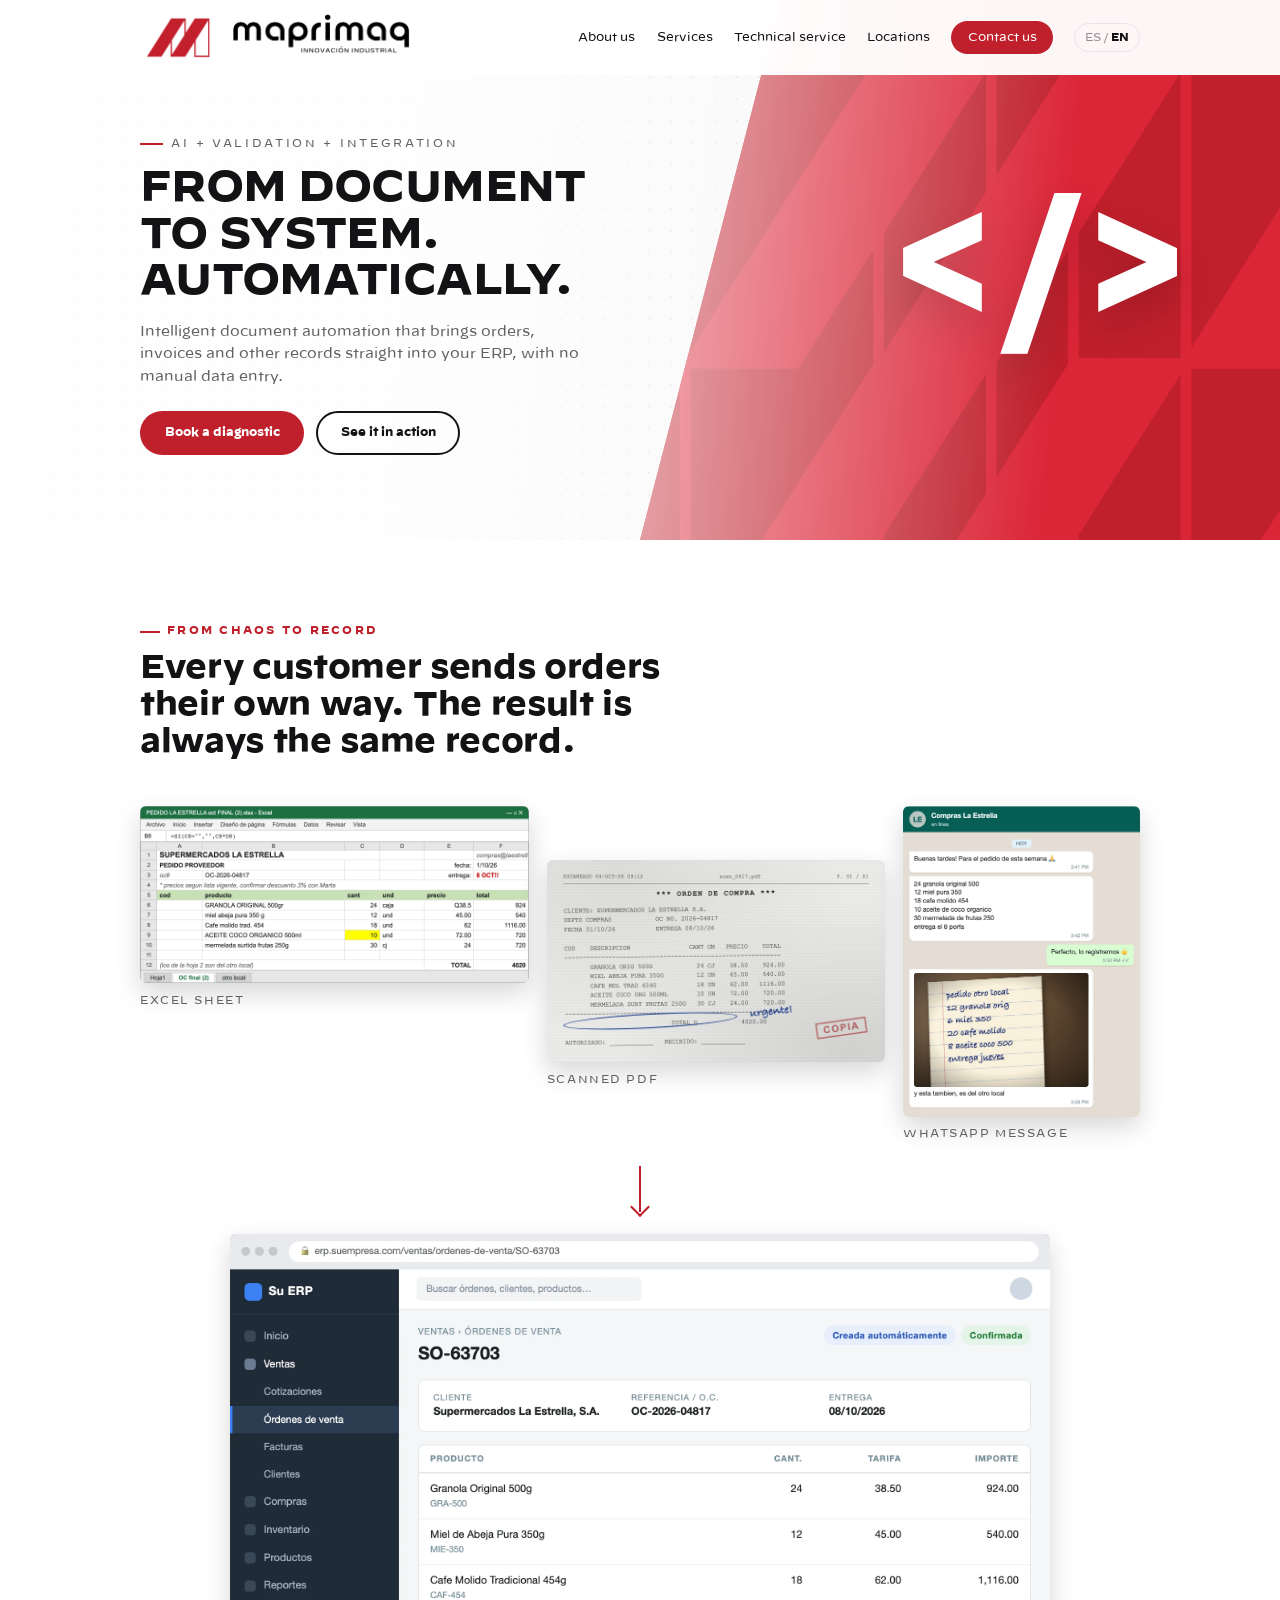
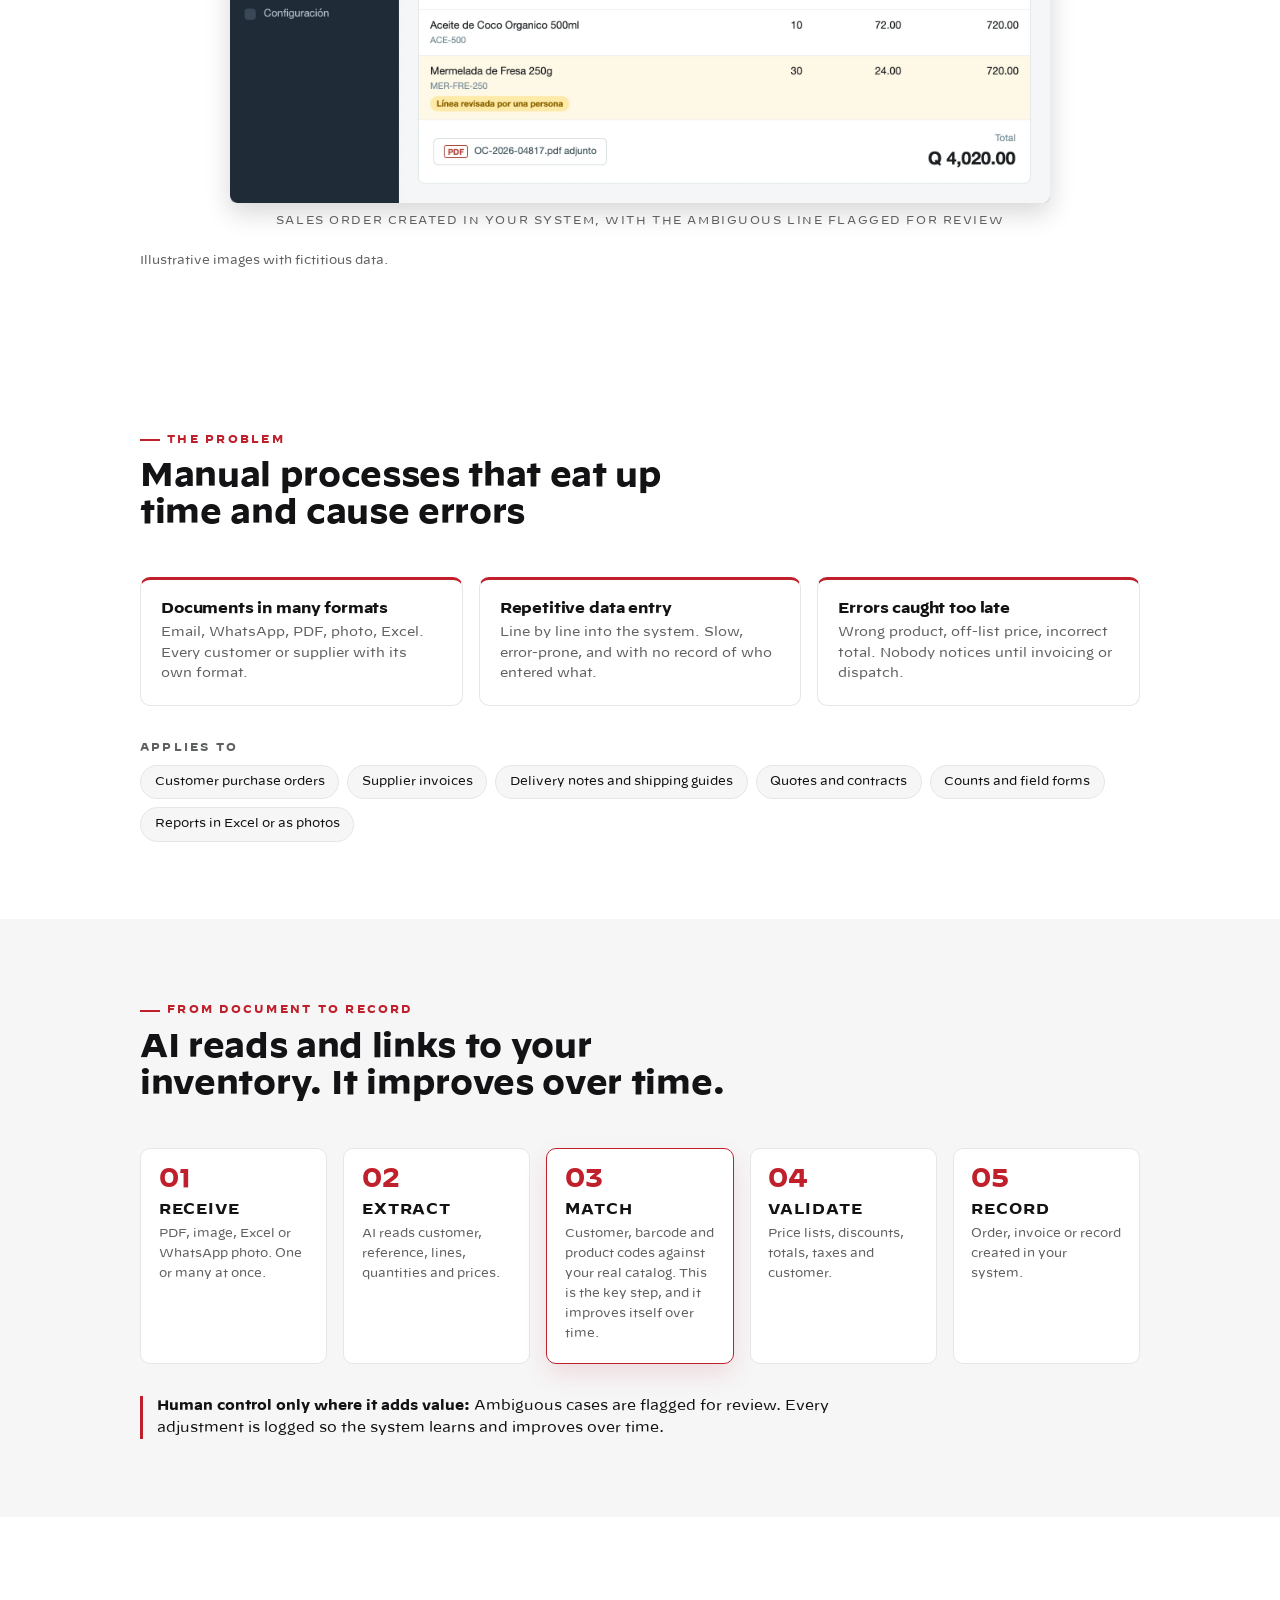
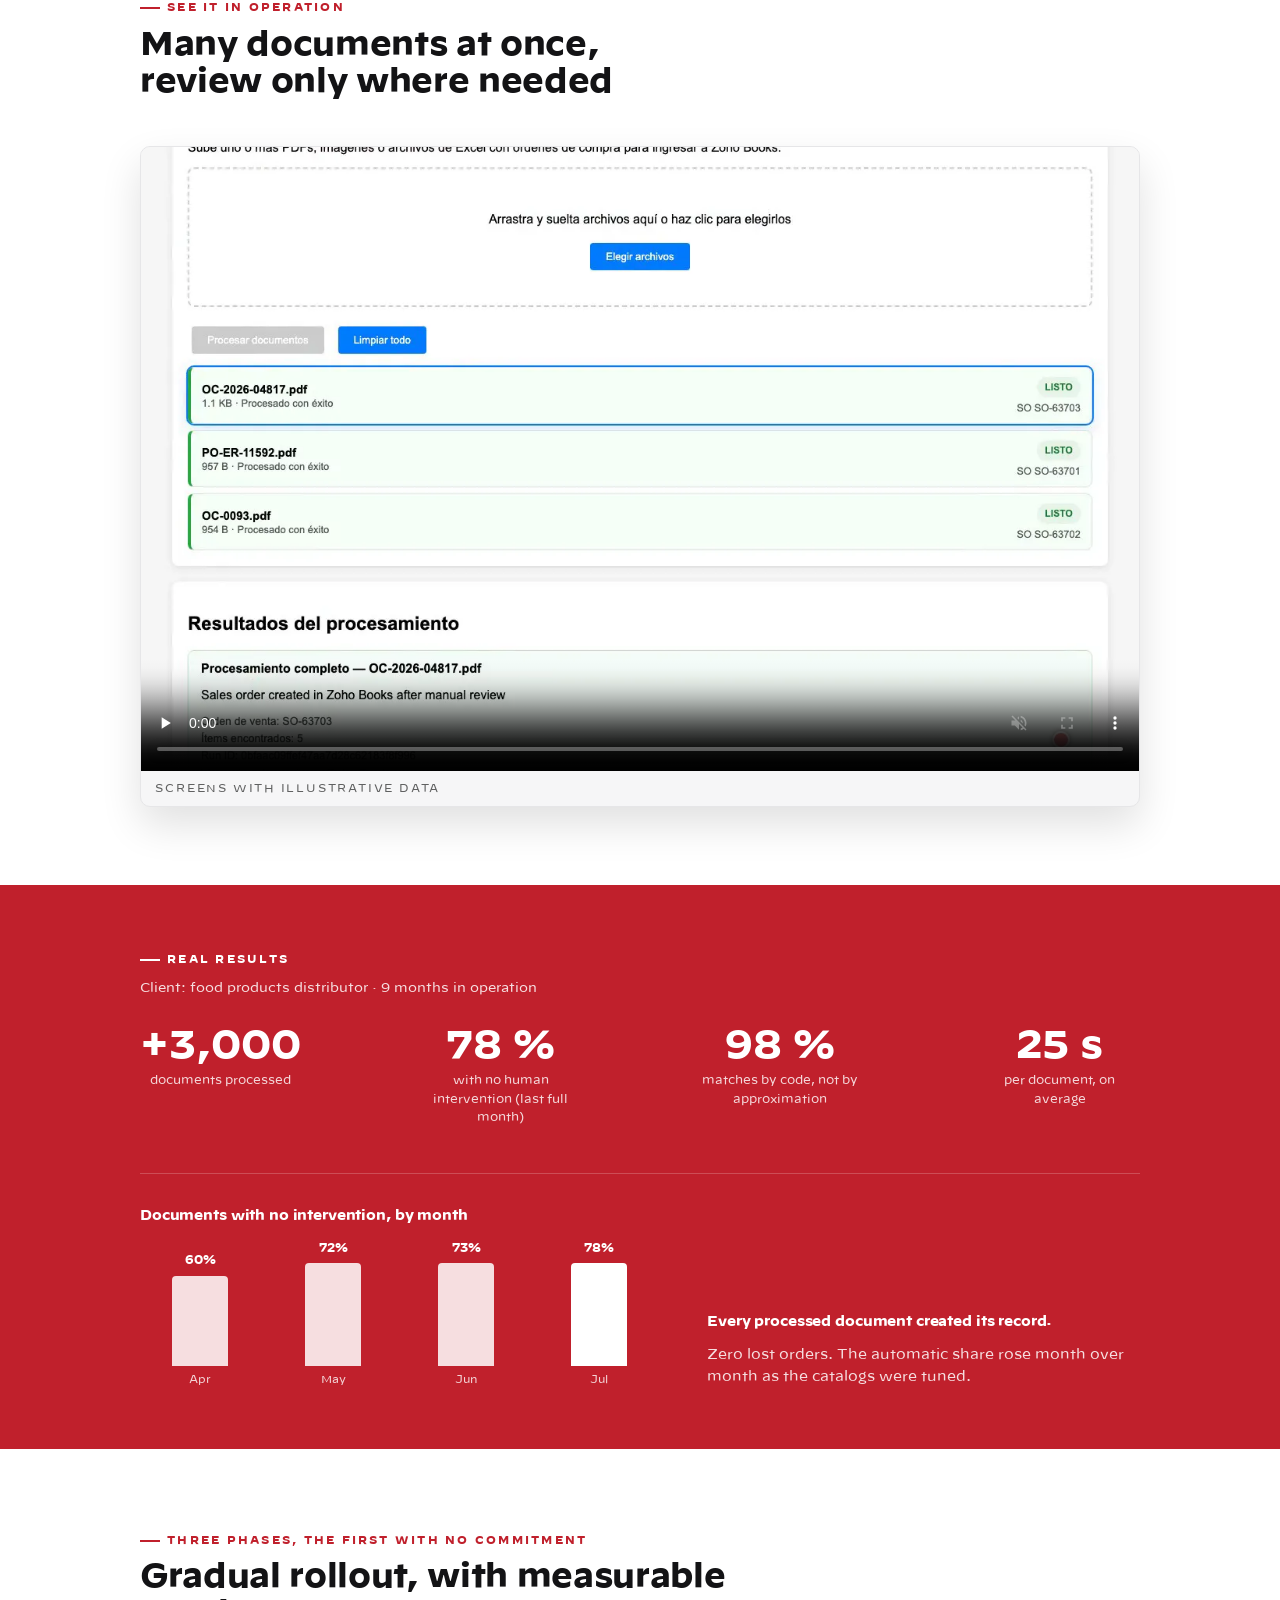
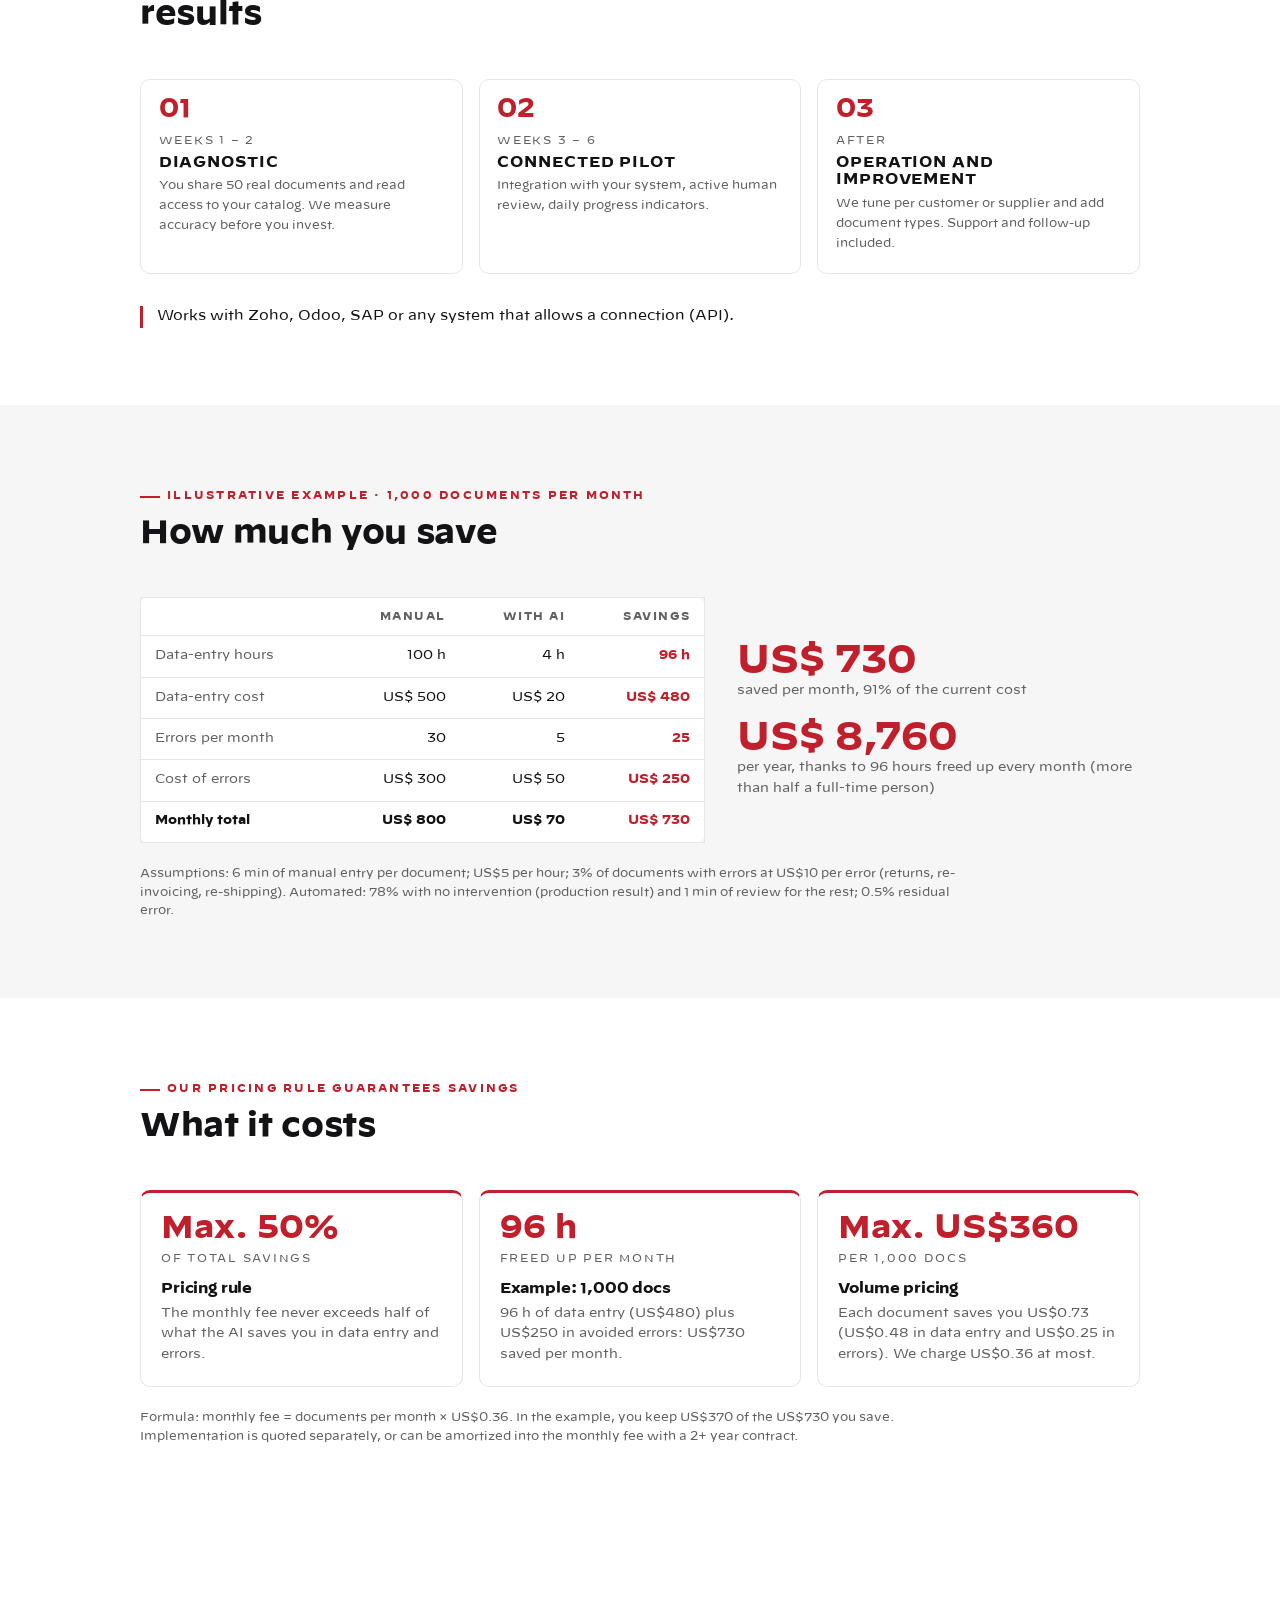
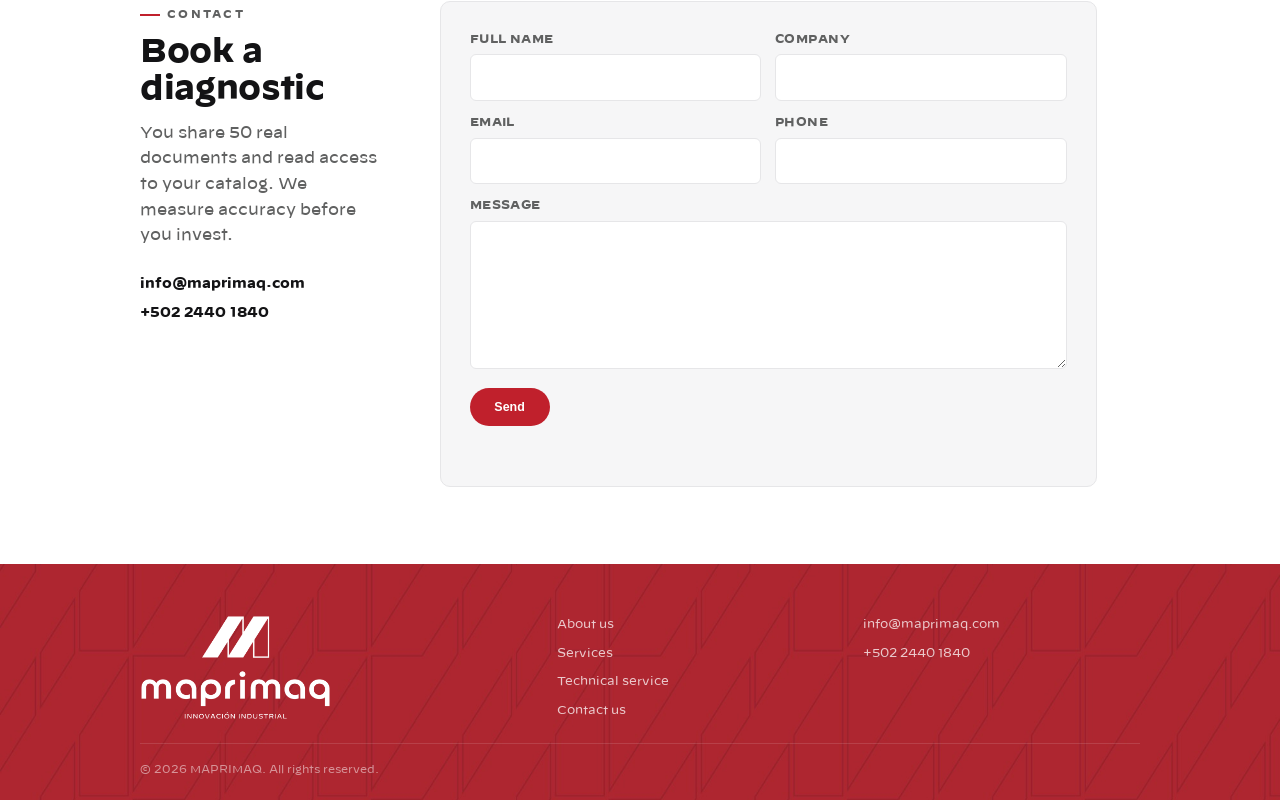
<file: ia.html>
<!DOCTYPE html>
<html lang="es">
<head>
  <meta charset="UTF-8">
  <meta name="viewport" content="width=device-width, initial-scale=1.0">
  <title>MAPRIMAQ — Automatización de documentos con IA</title>
  <meta name="description" content="Automatización inteligente de documentos para integrar órdenes, facturas y otros registros directamente a su ERP, sin digitación manual.">
  <link rel="icon" type="image/png" href="assets/img/icon-1.png">
  <link rel="stylesheet" href="css/styles.css?v=39">
  <meta property="og:title" content="MAPRIMAQ — Automatización de documentos con IA">
  <meta property="og:description" content="Del documento al sistema. Automáticamente. IA + validación + integración.">
  <meta property="og:image" content="assets/img/ia-demo-poster.webp">
</head>
<body>

  <!-- ======= Header ======= -->
  <header class="site-header" id="siteHeader">
    <div class="header-inner">
      <a href="index.html" class="header-logo" aria-label="MAPRIMAQ — inicio">
        <img class="logo-m" src="assets/img/logo-m.png" alt="">
        <img class="logo-text" src="assets/img/logo-text.png" alt="MAPRIMAQ">
      </a>
      <nav class="header-nav" id="headerNav" aria-label="Principal">
        <a href="index.html#nosotros" data-i18n="nav.about">Nosotros</a>
        <a href="index.html#servicios" data-i18n="nav.divisions">Servicios</a>
        <a href="index.html#mapritecnica" data-i18n="nav.service">Servicio técnico</a>
        <a href="index.html#presencia" data-i18n="nav.presence">Sedes</a>
        <a href="#contacto" class="nav-cta" data-i18n="nav.contact">Contáctanos</a>
        <button class="lang-toggle" id="langToggle" aria-label="Switch language">
          <span data-lang-opt="es">ES</span><span class="lang-sep">/</span><span data-lang-opt="en">EN</span>
        </button>
      </nav>
      <button class="burger" id="burger" aria-label="Abrir menú" aria-expanded="false">
        <span></span><span></span>
      </button>
    </div>
  </header>

  <!-- ======= Hero (single slide; reuses the home hero styles) ======= -->
  <section class="hero hero-page" id="inicio">
    <div class="hero-bg" aria-hidden="true">
      <div class="hero-slide hero-slide-software is-active"></div>
      <div class="hero-scrim"></div>
    </div>
    <div class="container hero-grid">
      <div class="hero-copy">
        <p class="hero-kicker reveal" data-i18n="ia.hero.kicker">IA + validación + integración</p>
        <h1 class="ia-title reveal" data-i18n="ia.hero.title">Del documento al sistema. Automáticamente.</h1>
        <p class="hero-lead reveal" data-i18n="ia.hero.lead">Automatización inteligente de documentos para integrar órdenes, facturas y otros registros directamente a su ERP, sin digitación manual.</p>
        <div class="hero-actions reveal">
          <a href="#contacto" class="btn btn-primary" data-i18n="ia.hero.cta">Agende un diagnóstico</a>
          <a href="#operacion" class="btn btn-ghost" data-i18n="ia.hero.cta2">Véalo en operación</a>
        </div>
      </div>
    </div>
  </section>

  <!-- ======= Un pedido, cuatro formas de llegar ======= -->
  <section class="section" id="ejemplo">
    <div class="container">
      <div class="section-head reveal">
        <p class="eyebrow" data-i18n="ia.ex.eyebrow">Del caos al registro</p>
        <h2 data-i18n="ia.ex.title">Cada cliente envía sus pedidos a su manera. El resultado es siempre el mismo registro.</h2>
      </div>
      <div class="ia-before">
        <figure class="ia-shot reveal">
          <img src="assets/img/ia-before-excel.webp" alt="" width="1640" height="744" loading="lazy">
          <figcaption data-i18n="ia.ex.excel">Hoja de Excel</figcaption>
        </figure>
        <figure class="ia-shot reveal">
          <img src="assets/img/ia-before-pdf.webp" alt="" width="1400" height="836" loading="lazy">
          <figcaption data-i18n="ia.ex.pdf">PDF escaneado</figcaption>
        </figure>
        <figure class="ia-shot reveal">
          <img src="assets/img/ia-before-wa.webp" alt="" width="1040" height="1362" loading="lazy">
          <figcaption data-i18n="ia.ex.wa">Mensaje de WhatsApp</figcaption>
        </figure>
      </div>
      <div class="ia-arrow reveal" aria-hidden="true"><span></span></div>
      <figure class="ia-shot ia-after reveal">
        <img src="assets/img/ia-after.webp" alt="" width="2040" height="1416" loading="lazy">
        <figcaption data-i18n="ia.ex.after">Orden de venta creada en su sistema, con la línea ambigua marcada para revisión</figcaption>
      </figure>
      <p class="ia-fine reveal" data-i18n="ia.ex.note">Imágenes ilustrativas con datos ficticios.</p>
    </div>
  </section>

  <!-- ======= El problema ======= -->
  <section class="section" id="problema">
    <div class="container">
      <div class="section-head reveal">
        <p class="eyebrow" data-i18n="ia.prob.eyebrow">El problema</p>
        <h2 data-i18n="ia.prob.title">Procesos manuales que consumen tiempo y generan errores</h2>
      </div>
      <div class="ia-cards">
        <article class="ia-card reveal">
          <h3 data-i18n="ia.prob.c1t">Documentos en múltiples formatos</h3>
          <p data-i18n="ia.prob.c1">Correo, WhatsApp, PDF, foto, Excel. Cada cliente o proveedor con su propio formato.</p>
        </article>
        <article class="ia-card reveal">
          <h3 data-i18n="ia.prob.c2t">Digitación repetitiva</h3>
          <p data-i18n="ia.prob.c2">Línea por línea en el sistema. Lento, puede llevar a errores, y sin registro de quién ingresó qué.</p>
        </article>
        <article class="ia-card reveal">
          <h3 data-i18n="ia.prob.c3t">Errores detectados demasiado tarde</h3>
          <p data-i18n="ia.prob.c3">Producto equivocado, precio fuera de lista, total incorrecto. Se nota hasta facturar o al despachar.</p>
        </article>
      </div>
      <div class="ia-applies reveal">
        <h3 data-i18n="ia.prob.applies">Aplica a</h3>
        <ul class="ia-tags">
          <li data-i18n="ia.prob.a1">Órdenes de compra de clientes</li>
          <li data-i18n="ia.prob.a2">Facturas de proveedores</li>
          <li data-i18n="ia.prob.a3">Notas de envío y guías de despacho</li>
          <li data-i18n="ia.prob.a4">Cotizaciones y contratos</li>
          <li data-i18n="ia.prob.a5">Conteos y formularios de campo</li>
          <li data-i18n="ia.prob.a6">Reportes en Excel o en foto</li>
        </ul>
      </div>
    </div>
  </section>

  <!-- ======= Del documento al registro ======= -->
  <section class="section ia-soft" id="proceso">
    <div class="container">
      <div class="section-head reveal">
        <p class="eyebrow" data-i18n="ia.steps.eyebrow">Del documento al registro</p>
        <h2 data-i18n="ia.steps.title">La IA lee y vincula con su inventario. Mejora con el tiempo.</h2>
      </div>
      <ol class="ia-steps">
        <li class="reveal"><span class="ia-step-num">01</span><h3 data-i18n="ia.steps.s1t">Recibir</h3><p data-i18n="ia.steps.s1">PDF, imagen, Excel o foto de WhatsApp. Uno o varios a la vez.</p></li>
        <li class="reveal"><span class="ia-step-num">02</span><h3 data-i18n="ia.steps.s2t">Extraer</h3><p data-i18n="ia.steps.s2">La IA lee cliente, referencia, líneas, cantidades y precios.</p></li>
        <li class="reveal ia-step-key"><span class="ia-step-num">03</span><h3 data-i18n="ia.steps.s3t">Cruzar</h3><p data-i18n="ia.steps.s3">Códigos del cliente, de barras y de producto contra su catálogo real. Esta es la parte clave, y se auto-mejora con el tiempo.</p></li>
        <li class="reveal"><span class="ia-step-num">04</span><h3 data-i18n="ia.steps.s4t">Validar</h3><p data-i18n="ia.steps.s4">Listas de precios, descuentos, totales, impuestos y cliente.</p></li>
        <li class="reveal"><span class="ia-step-num">05</span><h3 data-i18n="ia.steps.s5t">Registrar</h3><p data-i18n="ia.steps.s5">Orden, factura o registro creado en su sistema.</p></li>
      </ol>
      <p class="ia-note reveal"><strong data-i18n="ia.steps.noteT">Control humano solo donde agrega valor:</strong> <span data-i18n="ia.steps.note">Los casos ambiguos quedan destacados para revisión. Cada ajuste queda registrado para que el sistema aprenda y mejore con el tiempo.</span></p>
    </div>
  </section>

  <!-- ======= Así se ve en operación ======= -->
  <section class="section" id="operacion">
    <div class="container">
      <div class="section-head reveal">
        <p class="eyebrow" data-i18n="ia.demo.eyebrow">Así se ve en operación</p>
        <h2 data-i18n="ia.demo.title">Varios documentos a la vez, revisión solo donde hace falta</h2>
      </div>
      <figure class="ia-video reveal">
        <video src="assets/video/ia-demo.mp4" poster="assets/img/ia-demo-poster.webp" controls muted playsinline preload="none"></video>
        <figcaption data-i18n="ia.demo.caption">Capturas con datos ilustrativos</figcaption>
      </figure>
    </div>
  </section>

  <!-- ======= Resultados reales ======= -->
  <section class="stats ia-results" id="resultados">
    <div class="container">
      <p class="eyebrow light reveal" data-i18n="ia.res.eyebrow">Resultados reales</p>
      <p class="ia-results-client reveal" data-i18n="ia.res.client">Cliente: distribuidor de productos alimenticios · 9 meses en operación</p>
      <div class="stats-grid">
        <div class="stat reveal"><span class="stat-number">+3,000</span><span class="stat-label" data-i18n="ia.res.s1">documentos procesados</span></div>
        <div class="stat reveal"><span class="stat-number">78 %</span><span class="stat-label" data-i18n="ia.res.s2">sin intervención humana (último mes completo)</span></div>
        <div class="stat reveal"><span class="stat-number">98 %</span><span class="stat-label" data-i18n="ia.res.s3">coincidencias por código, no por aproximación</span></div>
        <div class="stat reveal"><span class="stat-number">25 s</span><span class="stat-label" data-i18n="ia.res.s4">por documento, en promedio</span></div>
      </div>
      <div class="ia-results-detail">
        <div class="ia-bars reveal">
          <h3 data-i18n="ia.res.chart">Documentos sin intervención, por mes</h3>
          <ul>
            <li style="--v: 60"><span class="ia-bar-val">60%</span><span class="ia-bar"></span><span class="ia-bar-label" data-i18n="ia.res.m1">Abr</span></li>
            <li style="--v: 72"><span class="ia-bar-val">72%</span><span class="ia-bar"></span><span class="ia-bar-label" data-i18n="ia.res.m2">May</span></li>
            <li style="--v: 73"><span class="ia-bar-val">73%</span><span class="ia-bar"></span><span class="ia-bar-label" data-i18n="ia.res.m3">Jun</span></li>
            <li style="--v: 78"><span class="ia-bar-val">78%</span><span class="ia-bar"></span><span class="ia-bar-label" data-i18n="ia.res.m4">Jul</span></li>
          </ul>
        </div>
        <div class="ia-results-copy reveal">
          <h3 data-i18n="ia.res.claimT">Cada documento procesado creó su registro.</h3>
          <p data-i18n="ia.res.claim">Cero órdenes perdidas. El porcentaje automático subió mes a mes al afinar los catálogos.</p>
        </div>
      </div>
    </div>
  </section>

  <!-- ======= Implementación ======= -->
  <section class="section" id="implementacion">
    <div class="container">
      <div class="section-head reveal">
        <p class="eyebrow" data-i18n="ia.impl.eyebrow">Tres fases, la primera sin compromiso</p>
        <h2 data-i18n="ia.impl.title">Implementación gradual, con resultados medibles</h2>
      </div>
      <ol class="ia-phases">
        <li class="reveal"><span class="ia-step-num">01</span><span class="ia-phase-when" data-i18n="ia.impl.p1w">Semanas 1 – 2</span><h3 data-i18n="ia.impl.p1t">Diagnóstico</h3><p data-i18n="ia.impl.p1">Nos entregan 50 documentos reales y acceso de lectura a su catálogo. Medimos precisión antes de que inviertan.</p></li>
        <li class="reveal"><span class="ia-step-num">02</span><span class="ia-phase-when" data-i18n="ia.impl.p2w">Semanas 3 – 6</span><h3 data-i18n="ia.impl.p2t">Prueba conectada</h3><p data-i18n="ia.impl.p2">Integración con su sistema, revisión humana activa, indicadores diarios de avance.</p></li>
        <li class="reveal"><span class="ia-step-num">03</span><span class="ia-phase-when" data-i18n="ia.impl.p3w">Después</span><h3 data-i18n="ia.impl.p3t">Operación y mejora</h3><p data-i18n="ia.impl.p3">Afinamos por cliente o proveedor y sumamos tipos de documento. Soporte y seguimiento incluidos.</p></li>
      </ol>
      <p class="ia-note reveal" data-i18n="ia.impl.compat">Funciona con Zoho, Odoo, SAP o cualquier sistema que permita conexión (API).</p>
    </div>
  </section>

  <!-- ======= Cuánto se ahorra ======= -->
  <section class="section ia-soft" id="ahorro">
    <div class="container">
      <div class="section-head reveal">
        <p class="eyebrow" data-i18n="ia.save.eyebrow">Ejemplo ilustrativo · 1,000 documentos al mes</p>
        <h2 data-i18n="ia.save.title">Cuánto se ahorra</h2>
      </div>
      <div class="ia-save">
        <div class="ia-table-wrap reveal">
          <table class="ia-table">
            <thead>
              <tr><th></th><th data-i18n="ia.save.manual">Manual</th><th data-i18n="ia.save.ai">Con IA</th><th data-i18n="ia.save.saving">Ahorro</th></tr>
            </thead>
            <tbody>
              <tr><th data-i18n="ia.save.r1">Horas de digitación</th><td>100 h</td><td>4 h</td><td>96 h</td></tr>
              <tr><th data-i18n="ia.save.r2">Costo de digitación</th><td>US$ 500</td><td>US$ 20</td><td>US$ 480</td></tr>
              <tr><th data-i18n="ia.save.r3">Errores al mes</th><td>30</td><td>5</td><td>25</td></tr>
              <tr><th data-i18n="ia.save.r4">Costo de errores</th><td>US$ 300</td><td>US$ 50</td><td>US$ 250</td></tr>
              <tr class="ia-total"><th data-i18n="ia.save.r5">Total mensual</th><td>US$ 800</td><td>US$ 70</td><td>US$ 730</td></tr>
            </tbody>
          </table>
        </div>
        <div class="ia-save-highlights">
          <div class="ia-highlight reveal"><span class="ia-figure">US$ 730</span><p data-i18n="ia.save.h1">ahorro al mes, 91 % del costo actual</p></div>
          <div class="ia-highlight reveal"><span class="ia-figure">US$ 8,760</span><p data-i18n="ia.save.h2">al año, gracias a 96 horas liberadas cada mes (más de media persona por tiempo completo)</p></div>
        </div>
      </div>
      <p class="ia-fine reveal" data-i18n="ia.save.assumptions">Supuestos: 6 min de digitación manual por documento; costo de US$ 5 por hora; 3% de documentos con error y US$ 10 por error (devolución, refacturación, reenvío). Automatizado: 78 % sin intervención (resultado en producción) y 1 min de revisión en el resto; 0.5 % de error residual.</p>
    </div>
  </section>

  <!-- ======= Cuánto cuesta ======= -->
  <section class="section" id="precio">
    <div class="container">
      <div class="section-head reveal">
        <p class="eyebrow" data-i18n="ia.price.eyebrow">Nuestra regla de precio da un ahorro garantizado</p>
        <h2 data-i18n="ia.price.title">Cuánto cuesta</h2>
      </div>
      <div class="ia-cards">
        <article class="ia-card reveal">
          <span class="ia-figure" data-i18n="ia.price.c1f">Máx. 50%</span>
          <span class="ia-figure-label" data-i18n="ia.price.c1l">del ahorro total</span>
          <h3 data-i18n="ia.price.c1t">Regla de precio</h3>
          <p data-i18n="ia.price.c1">La mensualidad nunca supera la mitad de lo que la IA le ahorra en digitación y errores.</p>
        </article>
        <article class="ia-card reveal">
          <span class="ia-figure">96 h</span>
          <span class="ia-figure-label" data-i18n="ia.price.c2l">liberadas al mes</span>
          <h3 data-i18n="ia.price.c2t">Ejemplo: 1,000 docs</h3>
          <p data-i18n="ia.price.c2">96 h de digitación (US$480) más US$250 en errores evitados: US$730 de ahorro al mes.</p>
        </article>
        <article class="ia-card reveal">
          <span class="ia-figure" data-i18n="ia.price.c3f">Máx. US$360</span>
          <span class="ia-figure-label" data-i18n="ia.price.c3l">por cada 1,000 docs</span>
          <h3 data-i18n="ia.price.c3t">Precio por volumen</h3>
          <p data-i18n="ia.price.c3">Cada documento le ahorra US$0.73 (US$0.48 en digitación y US$0.25 en errores). Cobramos US$0.36 como máximo.</p>
        </article>
      </div>
      <p class="ia-fine reveal" data-i18n="ia.price.formula">Fórmula: mensualidad = documentos al mes × US$0.36. En el ejemplo, usted conserva US$370 de los US$730 que ahorra. La implementación se cotiza aparte, o puede ser amortizada en mensualidad con contrato de 2+ años.</p>
    </div>
  </section>

  <!-- ======= Contacto (same form and Odoo lead endpoint as the home page) ======= -->
  <section class="contact section" id="contacto">
    <div class="container contact-grid">
      <div class="contact-copy">
        <p class="eyebrow reveal" data-i18n="contact.eyebrow">Contacto</p>
        <h2 class="reveal" data-i18n="ia.contact.title">Agende un diagnóstico</h2>
        <p class="reveal" data-i18n="ia.contact.lead">Nos entregan 50 documentos reales y acceso de lectura a su catálogo. Medimos precisión antes de que inviertan.</p>
        <ul class="contact-info">
          <li class="reveal"><a href="mailto:info@maprimaq.com">info@maprimaq.com</a></li>
          <li class="reveal"><a href="tel:+50224401840">+502 2440 1840</a></li>
        </ul>
      </div>
      <form class="contact-form reveal" id="contactForm" novalidate>
        <div class="form-row">
          <label>
            <span data-i18n="form.name">Nombre completo</span>
            <input type="text" name="name" required autocomplete="name">
          </label>
          <label>
            <span data-i18n="form.company">Empresa</span>
            <input type="text" name="company" autocomplete="organization">
          </label>
        </div>
        <div class="form-row">
          <label>
            <span data-i18n="form.email">Correo electrónico</span>
            <input type="email" name="email" required autocomplete="email">
          </label>
          <label>
            <span data-i18n="form.phone">Teléfono</span>
            <input type="tel" name="phone" autocomplete="tel">
          </label>
        </div>
        <label>
          <span data-i18n="form.message">Mensaje</span>
          <textarea name="message" rows="5" required></textarea>
        </label>
        <button type="submit" class="btn btn-primary" data-i18n="form.send">Enviar</button>
        <p class="form-status" id="formStatus" role="status"></p>
      </form>
    </div>
  </section>

  <!-- ======= Footer ======= -->
  <footer class="site-footer">
    <div class="pattern-bg subtle" aria-hidden="true"></div>
    <div class="container footer-grid">
      <div class="footer-brand">
        <img src="assets/img/logo-footer.png" alt="MAPRIMAQ — Innovación Industrial" class="footer-logo">
      </div>
      <nav class="footer-nav" aria-label="Footer">
        <a href="index.html#nosotros" data-i18n="nav.about">Nosotros</a>
        <a href="index.html#servicios" data-i18n="nav.divisions">Servicios</a>
        <a href="index.html#mapritecnica" data-i18n="nav.service">Servicio técnico</a>
        <a href="#contacto" data-i18n="nav.contact">Contáctanos</a>
      </nav>
      <div class="footer-contact">
        <a href="mailto:info@maprimaq.com">info@maprimaq.com</a>
        <a href="tel:+50224401840">+502 2440 1840</a>
      </div>
    </div>
    <div class="container footer-bottom">
      <p>© <span id="year">2026</span> MAPRIMAQ. <span data-i18n="footer.rights">Todos los derechos reservados.</span></p>
    </div>
  </footer>

  <script src="js/main.js?v=27"></script>
</body>
</html>
</file>
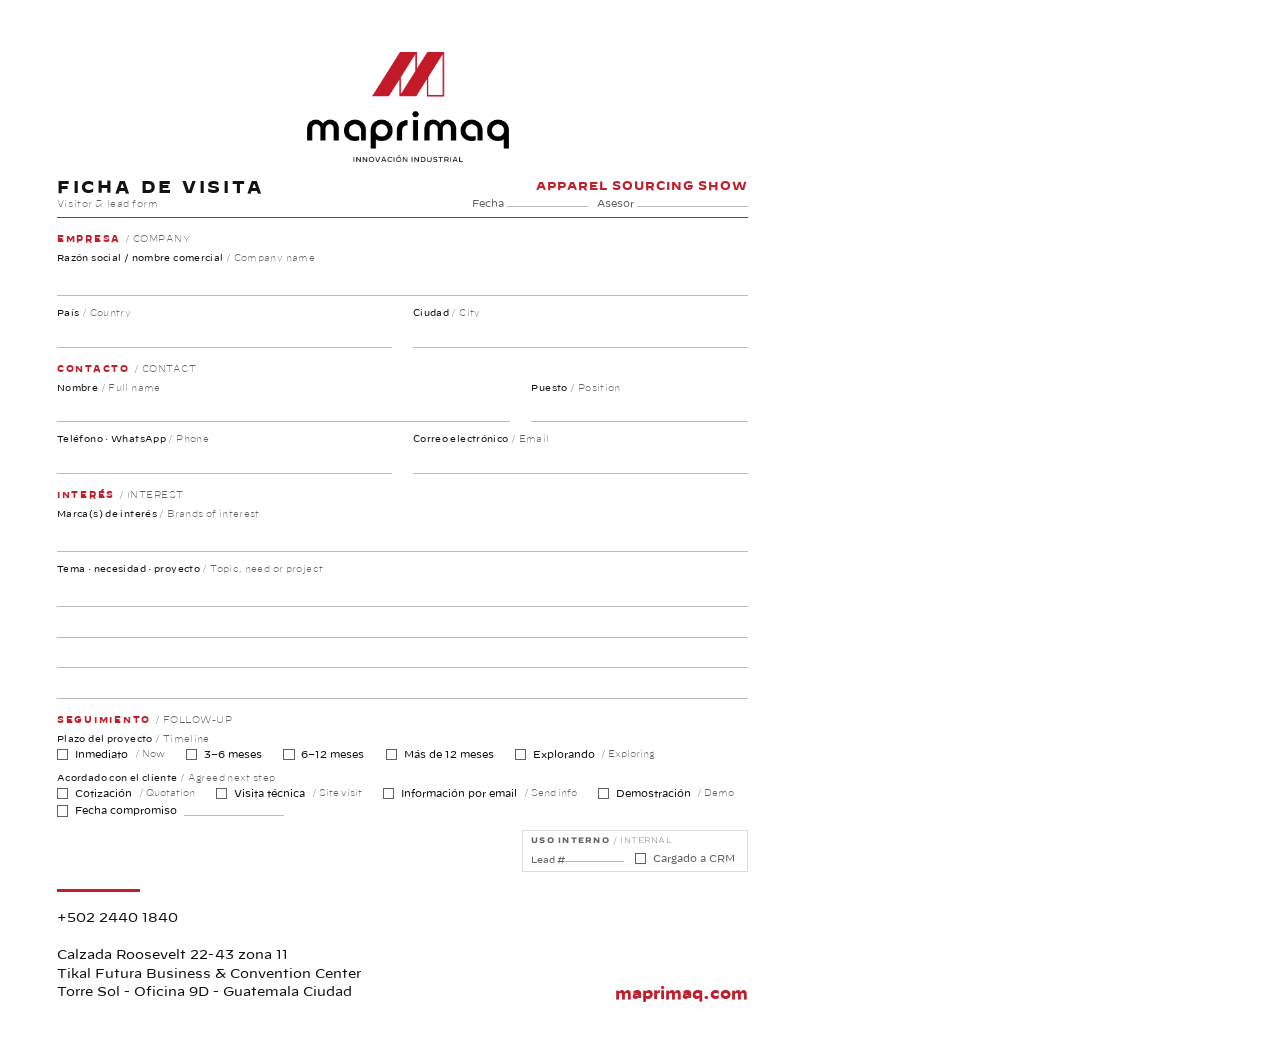
<file: print/ficha-visita.html>
<!DOCTYPE html>
<html lang="es">
<head>
<meta charset="UTF-8">
<title>MAPRIMAQ · Ficha de visita — Apparel Sourcing Show</title>
<style>
  @font-face { font-family:'Decimal'; src:url('../assets/fonts/DecimalBold.ttf'); font-weight:700; }
  @font-face { font-family:'Decimal'; src:url('../assets/fonts/DecimalBook.ttf'); font-weight:400; }
  @font-face { font-family:'Decimal'; src:url('../assets/fonts/DecimalExtraLight.ttf'); font-weight:200; }

  :root {
    --red:#c0202c; --gray:#606161; --ink:#131315;
    --rule:#b9b9be;        /* fill-in lines: dark enough to see, light enough to write over */
    --hair:#dcdce0;
  }
  * { margin:0; padding:0; box-sizing:border-box; }

  @page { size: letter; margin: 0; }
  html, body { width:8.5in; height:11in; }
  body {
    font-family:'Decimal','Helvetica Neue',Arial,sans-serif;
    color:var(--ink); background:#fff;
    -webkit-print-color-adjust:exact; print-color-adjust:exact;
  }

  .sheet { position:relative; width:8.5in; height:11in; overflow:hidden; }

  /* ---- letterhead, rebuilt from the brand assets ----
     Geometry measured off page 1 of "Hojas membretadas editables.pdf" (300 dpi):
     logo 2.113x1.143in centred at 4.25in / 0.54in from the top; footer text
     Decimal Book 10pt on 13.93pt leading at a 0.593in left margin; maprimaq.com
     Decimal Bold 12pt, 0.713in right margin. The grey outline "M" watermark from
     the original is deliberately dropped — it ran through the fill-in lines.
     The logo is an <img> (not a CSS background) so it prints even when
     "Background graphics" is off in the print dialog. */
  .lh-logo  { position:absolute; left:3.193in; top:0.54in; width:2.113in; }
  .lh-rule  { position:absolute; left:0.593in; top:9.26in; width:0.87in; height:0.03in;
              background:var(--red); }
  .lh-foot  { position:absolute; left:0.593in; font-size:10pt; line-height:13.93pt;
              color:var(--ink); }
  .lh-phone { top:9.464in; }
  .lh-addr  { top:9.858in; }
  .lh-url   { position:absolute; right:0.713in; top:10.256in; font-size:12pt;
              line-height:13.93pt; font-weight:700; color:var(--red); }

  /* Form band: below the logo, above the letterhead's red rule. Left and right
     edges align with the footer text and maprimaq.com. space-between distributes
     the sections, so nothing can collide with the closing strip. */
  .form { position:absolute; left:0.593in; right:0.713in; top:1.86in; bottom:1.92in;
          display:flex; flex-direction:column; justify-content:space-between; }

  /* ---- header ---- */
  .head { display:flex; align-items:flex-end; justify-content:space-between; gap:.2in;
          border-bottom:1.2pt solid var(--red); padding-bottom:5pt; }
  .head h1 { font-weight:700; font-size:13pt; letter-spacing:.16em; text-transform:uppercase; line-height:1; }
  .head h1 + .en { margin-top:2.5pt; }
  .en { font-weight:200; font-size:7pt; color:var(--gray); letter-spacing:.06em; }
  .show { text-align:right; }
  .show .name { font-weight:700; font-size:9pt; color:var(--red); letter-spacing:.08em; text-transform:uppercase; }
  .show .meta { margin-top:4pt; font-size:7.5pt; color:var(--gray); white-space:nowrap; }
  .show .meta span { display:inline-block; border-bottom:.7pt solid var(--rule); width:.85in; }
  .show .meta span.w { width:1.15in; }

  /* ---- sections ---- */
  .sec { padding-top:2pt; }
  .sec > .cap { font-weight:700; font-size:6.5pt; letter-spacing:.2em; text-transform:uppercase;
                color:var(--red); margin-bottom:6pt; }
  .sec > .cap em { font-style:normal; font-weight:200; color:var(--gray); letter-spacing:.06em; }

  .row { display:flex; gap:.22in; margin-bottom:9pt; }
  .f { flex:1; min-width:0; }
  .f.half { flex:0 0 calc(50% - .11in); }
  .f.third { flex:0 0 calc(33.333% - .147in); }
  .f.two-thirds { flex:0 0 calc(66.666% - .073in); }

  .lbl { font-size:7pt; font-weight:400; color:var(--ink); letter-spacing:.04em; }
  .lbl i { font-style:normal; font-weight:200; color:var(--gray); }
  .line { height:.30in; border-bottom:.7pt solid var(--rule); }
  .line.tall { height:.34in; }

  /* multi-line write-in areas */
  .lines { margin-top:2pt; }
  .lines .line { margin-top:.02in; }

  /* ---- checkbox rows ---- */
  .opts { display:flex; flex-wrap:wrap; gap:4pt 16pt; padding-top:3pt; }
  .opt { display:flex; align-items:center; gap:5pt; font-size:7.5pt; }
  .box { flex:0 0 auto; width:8.5pt; height:8.5pt; border:.7pt solid var(--gray); }
  .opt i { font-style:normal; font-weight:200; color:var(--gray); font-size:6.5pt; }
  .opt .fill { display:inline-block; width:1.05in; border-bottom:.7pt solid var(--rule); height:8pt; }

  /* ---- footer strip of the form ---- */
  .close { display:flex; justify-content:flex-end; }
  .internal { flex:0 0 2.35in; border:.7pt solid var(--hair); padding:4pt 6pt; }
  .internal .t { font-size:6pt; font-weight:700; letter-spacing:.16em; text-transform:uppercase; color:var(--gray); }
  .internal .t em { font-style:normal; font-weight:200; letter-spacing:.06em; }
  .internal .b { display:flex; align-items:center; gap:8pt; margin-top:4pt; font-size:7pt; color:var(--gray); }
  .internal .b .fill { display:inline-block; width:.62in; border-bottom:.7pt solid var(--rule); height:8pt; }
</style>
</head>
<body>
<div class="sheet">

  <img class="lh-logo" src="logo-maprimaq.png" alt="MAPRIMAQ · Innovación Industrial">
  <div class="lh-rule"></div>
  <div class="lh-foot lh-phone">+502 2440 1840</div>
  <div class="lh-foot lh-addr">Calzada Roosevelt 22-43 zona 11<br>Tikal Futura Business &amp; Convention Center<br>Torre Sol - Oficina 9D - Guatemala Ciudad</div>
  <div class="lh-url">maprimaq.com</div>

  <div class="form">

    <div class="head">
      <div>
        <h1>Ficha de visita</h1>
        <div class="en">Visitor &amp; lead form</div>
      </div>
      <div class="show">
        <div class="name">Apparel Sourcing Show</div>
        <div class="meta">Fecha <span></span> &nbsp; Asesor <span class="w"></span></div>
      </div>
    </div>

    <!-- empresa -->
    <div class="sec">
      <div class="cap">Empresa <em>/ Company</em></div>
      <div class="row">
        <div class="f">
          <div class="lbl">Razón social / nombre comercial <i>/ Company name</i></div>
          <div class="line tall"></div>
        </div>
      </div>
      <div class="row" style="margin-bottom:0">
        <div class="f half">
          <div class="lbl">País <i>/ Country</i></div>
          <div class="line"></div>
        </div>
        <div class="f half">
          <div class="lbl">Ciudad <i>/ City</i></div>
          <div class="line"></div>
        </div>
      </div>
    </div>

    <!-- contacto -->
    <div class="sec">
      <div class="cap">Contacto <em>/ Contact</em></div>
      <div class="row">
        <div class="f two-thirds">
          <div class="lbl">Nombre <i>/ Full name</i></div>
          <div class="line"></div>
        </div>
        <div class="f third">
          <div class="lbl">Puesto <i>/ Position</i></div>
          <div class="line"></div>
        </div>
      </div>
      <div class="row" style="margin-bottom:0">
        <div class="f half">
          <div class="lbl">Teléfono · WhatsApp <i>/ Phone</i></div>
          <div class="line"></div>
        </div>
        <div class="f half">
          <div class="lbl">Correo electrónico <i>/ Email</i></div>
          <div class="line"></div>
        </div>
      </div>
    </div>

    <!-- interés -->
    <div class="sec">
      <div class="cap">Interés <em>/ Interest</em></div>
      <div class="row">
        <div class="f">
          <div class="lbl">Marca(s) de interés <i>/ Brands of interest</i></div>
          <div class="line tall"></div>
        </div>
      </div>
      <div class="row" style="margin-bottom:0">
        <div class="f">
          <div class="lbl">Tema · necesidad · proyecto <i>/ Topic, need or project</i></div>
          <div class="lines">
            <div class="line"></div>
            <div class="line"></div>
            <div class="line"></div>
            <div class="line"></div>
          </div>
        </div>
      </div>
    </div>

    <!-- seguimiento -->
    <div class="sec">
      <div class="cap">Seguimiento <em>/ Follow-up</em></div>
      <div class="row">
        <div class="f">
          <div class="lbl">Plazo del proyecto <i>/ Timeline</i></div>
          <div class="opts">
            <label class="opt"><span class="box"></span>Inmediato <i>/ Now</i></label>
            <label class="opt"><span class="box"></span>3–6 meses</label>
            <label class="opt"><span class="box"></span>6–12 meses</label>
            <label class="opt"><span class="box"></span>Más de 12 meses</label>
            <label class="opt"><span class="box"></span>Explorando <i>/ Exploring</i></label>
          </div>
        </div>
      </div>
      <div class="row" style="margin-bottom:0">
        <div class="f">
          <div class="lbl">Acordado con el cliente <i>/ Agreed next step</i></div>
          <div class="opts">
            <label class="opt"><span class="box"></span>Cotización <i>/ Quotation</i></label>
            <label class="opt"><span class="box"></span>Visita técnica <i>/ Site visit</i></label>
            <label class="opt"><span class="box"></span>Información por email <i>/ Send info</i></label>
            <label class="opt"><span class="box"></span>Demostración <i>/ Demo</i></label>
            <label class="opt"><span class="box"></span>Fecha compromiso <span class="fill"></span></label>
          </div>
        </div>
      </div>
    </div>

    <!-- cierre -->
    <div class="close">
      <div class="internal">
        <div class="t">Uso interno <em>/ Internal</em></div>
        <div class="b">
          <span>Lead&nbsp;#<span class="fill"></span></span>
          <span class="opt" style="gap:5pt"><span class="box"></span>Cargado a CRM</span>
        </div>
      </div>
    </div>

  </div>
</div>
</body>
</html>
</file>
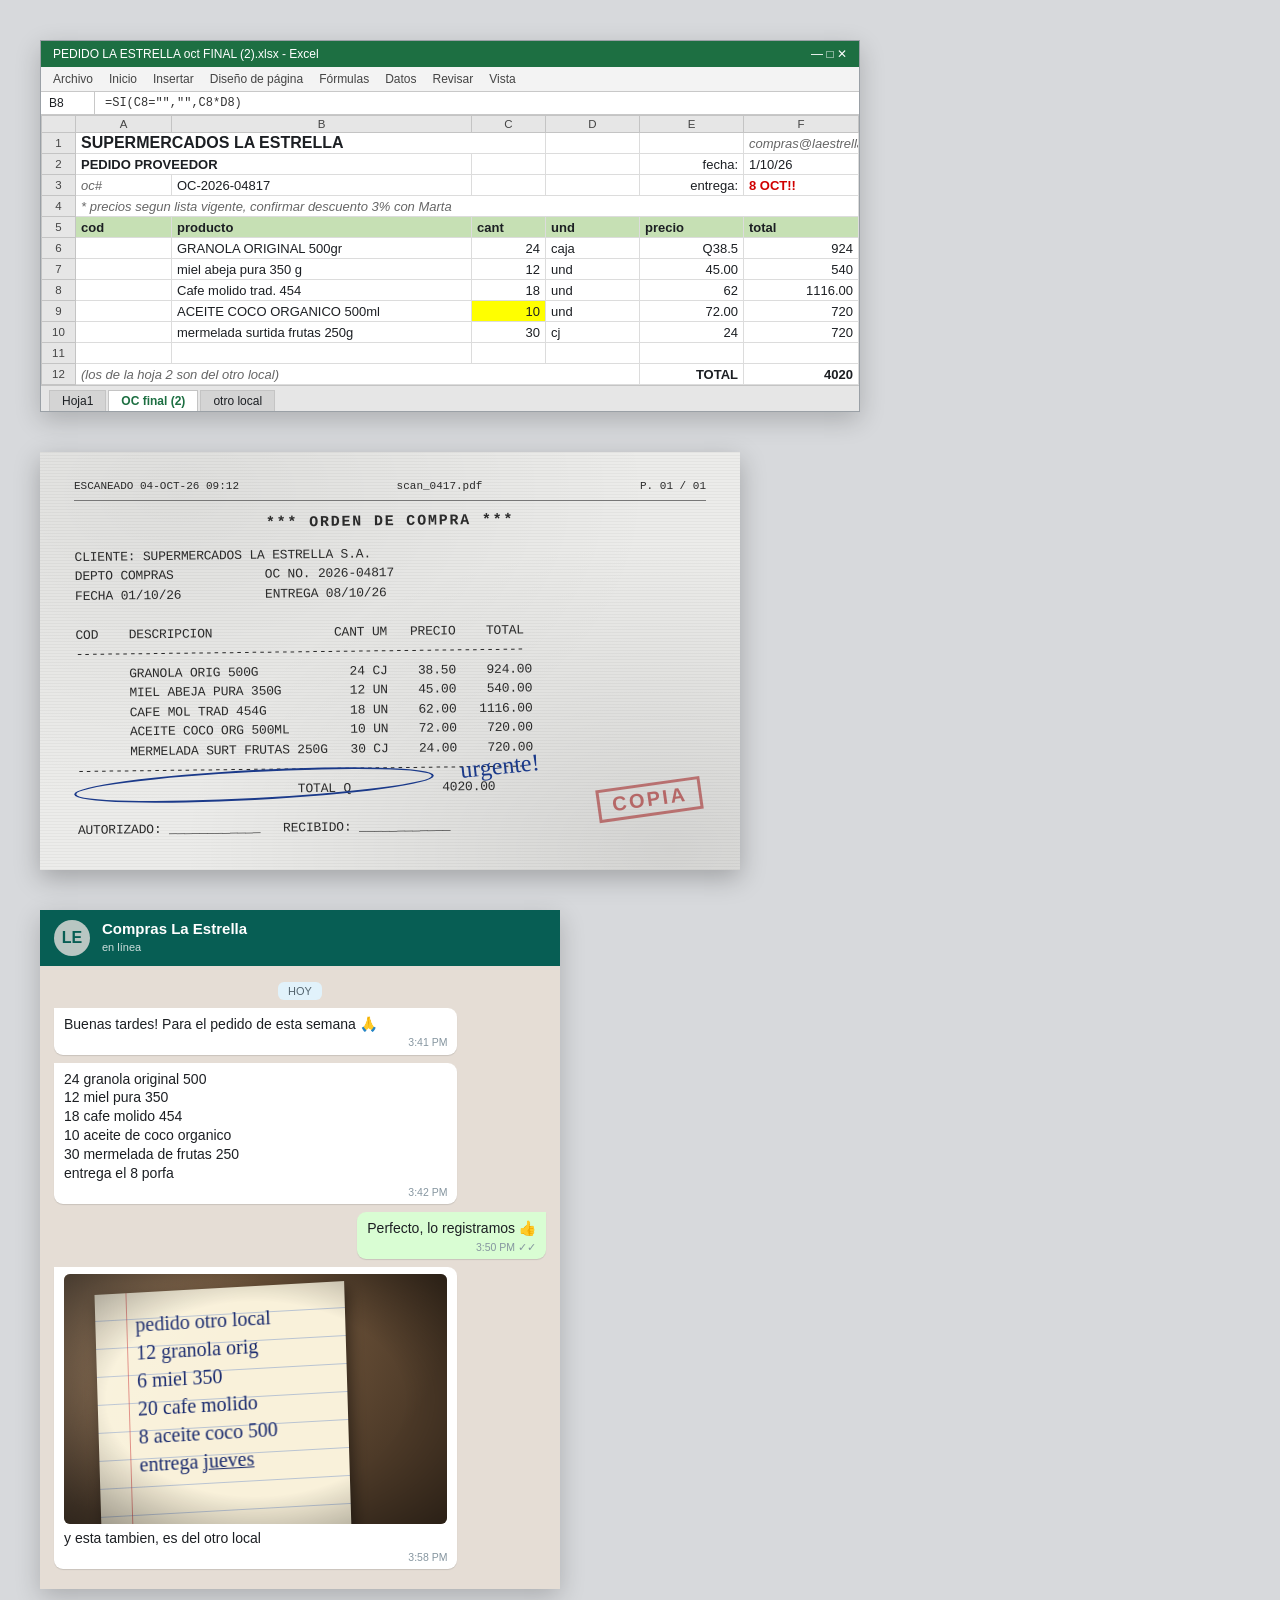
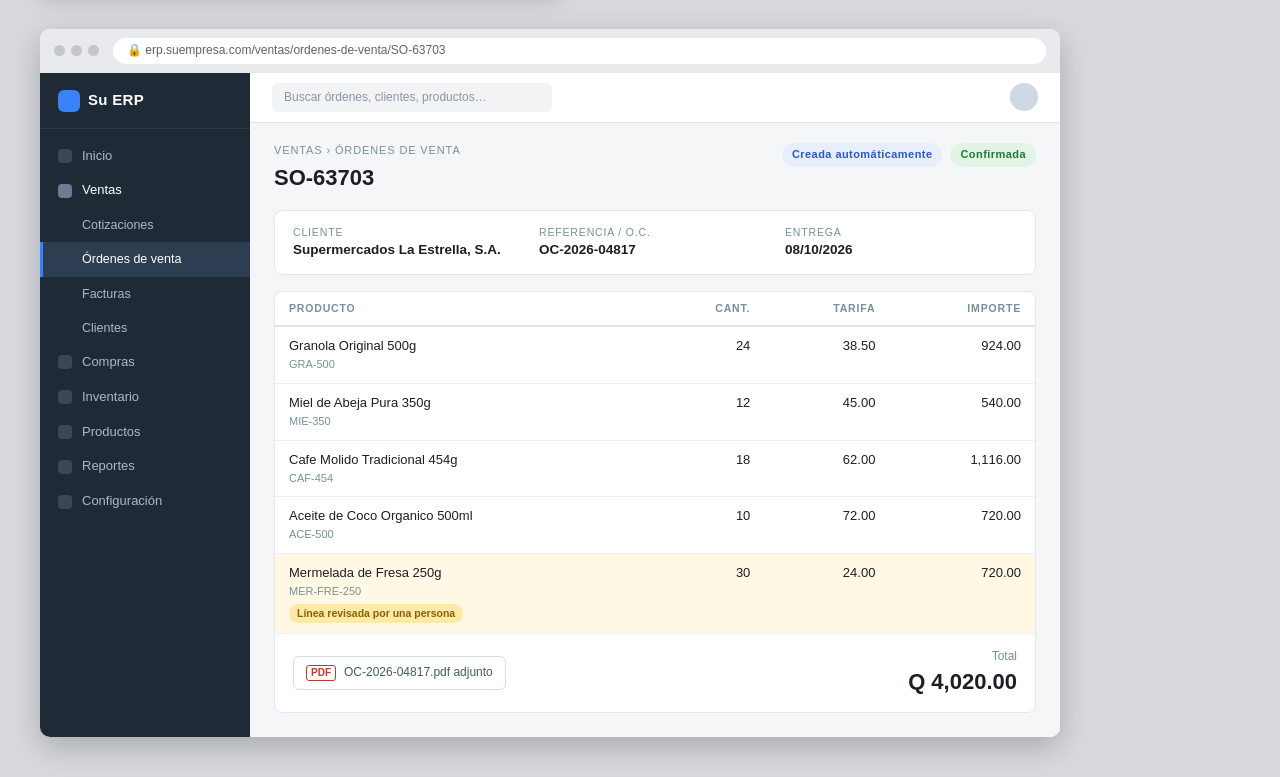
<file: tools/ia-images/compare.html>
<!DOCTYPE html>
<html lang="es">
<head>
<meta charset="UTF-8">
<title>ia-images — artboards (source for assets/img/ia-before-*.webp and ia-after.webp)</title>
<style>
  * { margin: 0; padding: 0; box-sizing: border-box; }
  body { background: #d7d9dc; padding: 40px; display: flex; flex-direction: column; gap: 40px; align-items: flex-start; font-family: -apple-system, 'Helvetica Neue', Arial, sans-serif; color: #1c1f23; }

  /* ================= BEFORE 1: the spreadsheet somebody emailed ================= */
  #before-excel { width: 820px; background: #fff; border: 1px solid #9aa0a6; font-family: Calibri, Carlito, 'Segoe UI', Arial, sans-serif; font-size: 13px; box-shadow: 0 8px 24px rgba(0,0,0,.2); }
  #before-excel .xl-title { display: flex; justify-content: space-between; background: #1d6f42; color: #fff; padding: 6px 12px; font-size: 12px; }
  #before-excel .xl-ribbon { background: #f3f3f3; border-bottom: 1px solid #c8c8c8; padding: 5px 12px; display: flex; gap: 16px; font-size: 12px; color: #444; }
  #before-excel .xl-fx { display: flex; border-bottom: 1px solid #c8c8c8; background: #fff; font-size: 12px; }
  #before-excel .xl-fx b { width: 54px; padding: 4px 8px; border-right: 1px solid #c8c8c8; font-weight: 400; }
  #before-excel .xl-fx span { padding: 4px 10px; color: #333; font-family: Consolas, monospace; }
  #before-excel table { border-collapse: collapse; width: 100%; table-layout: fixed; }
  #before-excel th { background: #e6e6e6; border: 1px solid #c4c4c4; font-weight: 400; color: #444; padding: 2px 4px; font-size: 11.5px; }
  #before-excel td { border: 1px solid #dcdcdc; padding: 1px 5px; height: 21px; white-space: nowrap; overflow: hidden; }
  #before-excel td.rn { background: #e6e6e6; border-color: #c4c4c4; text-align: center; color: #444; font-size: 11.5px; padding: 0; }
  #before-excel .r { text-align: right; }
  #before-excel .hl { background: #ffff00; }
  #before-excel .red { color: #d00000; font-weight: 700; }
  #before-excel .b { font-weight: 700; }
  #before-excel .it { font-style: italic; color: #666; }
  #before-excel .gr { background: #c6e0b4; }
  #before-excel .tabs { display: flex; gap: 2px; background: #e6e6e6; border-top: 1px solid #c4c4c4; padding: 4px 8px 0; font-size: 12px; }
  #before-excel .tabs span { padding: 3px 12px; background: #d4d4d4; border: 1px solid #c4c4c4; border-bottom: 0; }
  #before-excel .tabs span.on { background: #fff; font-weight: 700; color: #1d6f42; }

  /* ================= BEFORE 2: old-school printed PO, scanned to PDF ================= */
  #before-pdf { width: 700px; position: relative; padding: 26px 34px 30px; color: #2b2b2b; font-family: 'Courier New', Courier, monospace; font-size: 13px; line-height: 1.5;
    background:
      repeating-linear-gradient(0deg, rgba(0,0,0,.035) 0 1px, transparent 1px 3px),
      radial-gradient(ellipse at 20% 10%, rgba(0,0,0,.06), transparent 60%),
      radial-gradient(ellipse at 90% 95%, rgba(0,0,0,.10), transparent 55%),
      #ececea;
    box-shadow: 0 8px 24px rgba(0,0,0,.25); }
  #before-pdf .fx-top { display: flex; justify-content: space-between; font-size: 11px; border-bottom: 1px solid #777; padding-bottom: 5px; margin-bottom: 14px; }
  #before-pdf .skew { transform: rotate(-0.7deg); transform-origin: 0 0; }
  #before-pdf h3 { font-size: 15px; letter-spacing: .12em; text-align: center; margin-bottom: 10px; }
  #before-pdf pre { font: inherit; white-space: pre; letter-spacing: -0.2px; }
  #before-pdf .hand { position: absolute; font-family: 'Bradley Hand', 'Noteworthy', 'Segoe Print', cursive; color: #1b3a8a; font-size: 24px; transform: rotate(-6deg); }
  #before-pdf .circle { position: absolute; border: 2px solid #1b3a8a; border-radius: 50%; transform: rotate(-3deg); }
  #before-pdf .stamp { position: absolute; right: 38px; bottom: 54px; border: 3px solid rgba(160,30,30,.55); color: rgba(160,30,30,.6); padding: 2px 12px; font: 700 20px Arial, sans-serif; letter-spacing: .12em; transform: rotate(-8deg); }

  /* ================= BEFORE 3: the WhatsApp message ================= */
  #before-wa { width: 520px; background: #e5ddd5; font-family: -apple-system, 'Helvetica Neue', Arial, sans-serif; box-shadow: 0 8px 24px rgba(0,0,0,.2); }
  #before-wa .wa-head { display: flex; align-items: center; gap: 12px; background: #075e54; color: #fff; padding: 10px 14px; }
  #before-wa .wa-av { width: 36px; height: 36px; border-radius: 50%; background: #b8c6c2; color: #075e54; font-weight: 700; display: flex; align-items: center; justify-content: center; }
  #before-wa .wa-head b { display: block; font-size: 15px; }
  #before-wa .wa-head small { font-size: 11px; opacity: .8; }
  #before-wa .wa-body { padding: 16px 14px 20px; display: flex; flex-direction: column; gap: 8px; }
  #before-wa .day { align-self: center; background: #e1f2fb; font-size: 11px; color: #54656f; padding: 3px 10px; border-radius: 6px; }
  #before-wa .msg { max-width: 82%; background: #fff; border-radius: 0 9px 9px 9px; padding: 7px 10px 5px; font-size: 14px; line-height: 1.35; box-shadow: 0 1px 1px rgba(0,0,0,.12); }
  #before-wa .msg.me { align-self: flex-end; background: #d9fdd3; border-radius: 9px 0 9px 9px; }
  #before-wa .msg time { display: block; text-align: right; font-size: 10.5px; color: #8696a0; margin-top: 2px; }
  #before-wa .msg .photo { position: relative; width: 100%; height: 250px; border-radius: 6px; margin-bottom: 5px; overflow: hidden;
    background: radial-gradient(ellipse at 30% 20%, #8a6a4a, #4d3a28 70%); }
  #before-wa .msg .photo::after { content: ''; position: absolute; inset: 0; pointer-events: none;
    background: radial-gradient(ellipse at 50% 50%, transparent 55%, rgba(0,0,0,.45)), linear-gradient(115deg, rgba(255,255,255,.14), transparent 40%); }
  #before-wa .sheet { position: absolute; left: 34px; top: 14px; width: 250px; height: 250px; padding: 18px 16px 0 40px; transform: rotate(-3.2deg) skewX(-1.5deg);
    background:
      linear-gradient(90deg, transparent 31px, rgba(200,60,60,.55) 31px 32px, transparent 32px),
      repeating-linear-gradient(0deg, transparent 0 27px, rgba(70,110,190,.35) 27px 28px),
      #f3ecd6;
    box-shadow: 3px 6px 14px rgba(0,0,0,.5); filter: blur(.35px) contrast(1.05);
    font-family: 'Bradley Hand', 'Noteworthy', 'Segoe Print', cursive; font-size: 20px; line-height: 28px; color: #1a2a6c; white-space: nowrap; }
  #before-wa .sheet u { text-decoration-thickness: 1px; }

  /* ================= AFTER: the same order inside the ERP ================= */
  #after { width: 1020px; background: #fff; box-shadow: 0 10px 30px rgba(0,0,0,.22); font-size: 13px; line-height: 1.45; border-radius: 10px; overflow: hidden; }
  #after .chrome { display: flex; align-items: center; gap: 14px; background: #e8eaed; padding: 9px 14px; }
  #after .dots { display: flex; gap: 6px; } #after .dots i { width: 11px; height: 11px; border-radius: 50%; background: #c4c7ca; display: block; }
  #after .url { flex: 1; background: #fff; border-radius: 14px; padding: 4px 14px; font-size: 12px; color: #5f6368; }
  #after .shell { display: flex; min-height: 640px; }
  #after .side { width: 210px; background: #1f2a37; color: #aeb9c6; padding: 16px 0; flex-shrink: 0; }
  #after .brand { padding: 0 18px 16px; font-weight: 700; color: #fff; font-size: 15px; letter-spacing: .02em; border-bottom: 1px solid #2d3a49; margin-bottom: 10px; }
  #after .brand span { display: inline-block; width: 22px; height: 22px; border-radius: 6px; background: #3b82f6; vertical-align: middle; margin-right: 8px; }
  #after .nav a { display: flex; align-items: center; gap: 10px; padding: 8px 18px; font-size: 13px; color: #aeb9c6; text-decoration: none; }
  #after .nav a::before { content: ''; width: 14px; height: 14px; border-radius: 4px; background: #3a4757; flex-shrink: 0; }
  #after .nav a.open { color: #fff; }
  #after .nav a.open::before { background: #6b7c93; }
  #after .nav .sub a { padding-left: 42px; font-size: 12.5px; }
  #after .nav .sub a::before { display: none; }
  #after .nav .sub a.on { color: #fff; background: #2d3d52; border-left: 3px solid #3b82f6; padding-left: 39px; }
  #after .main { flex: 1; min-width: 0; background: #f4f6f8; }
  #after .topbar { display: flex; justify-content: space-between; align-items: center; background: #fff; border-bottom: 1px solid #e3e7eb; padding: 10px 22px; }
  #after .search { width: 280px; background: #f1f3f5; border-radius: 6px; padding: 6px 12px; color: #8a96a3; font-size: 12px; }
  #after .me { width: 28px; height: 28px; border-radius: 50%; background: #cfd8e3; }
  #after .doc { padding: 20px 24px 24px; }
  #after .top { display: flex; justify-content: space-between; align-items: flex-start; }
  #after .crumb { font-size: 11px; letter-spacing: .08em; text-transform: uppercase; color: #78909c; }
  #after h2 { font-size: 22px; margin-top: 3px; }
  #after .badges { display: flex; gap: 8px; align-items: center; }
  .pill { display: inline-block; font-size: 11px; font-weight: 700; letter-spacing: .04em; padding: 4px 10px; border-radius: 999px; }
  .pill.ok { background: #e3f4e7; color: #1e7a34; }
  .pill.auto { background: #e8eefc; color: #2b57c4; }
  #after .card { background: #fff; border: 1px solid #e3e7eb; border-radius: 8px; margin-top: 16px; }
  #after .meta { display: grid; grid-template-columns: repeat(3, 1fr); gap: 14px; padding: 14px 18px; }
  #after .meta small { display: block; font-size: 10.5px; letter-spacing: .08em; text-transform: uppercase; color: #78909c; }
  #after .meta b { font-size: 13.5px; }
  #after table { width: 100%; border-collapse: collapse; }
  #after th { text-align: left; font-size: 10.5px; letter-spacing: .08em; text-transform: uppercase; color: #78909c; padding: 9px 14px; border-bottom: 2px solid #e1e6e9; }
  #after td { padding: 10px 14px; border-bottom: 1px solid #edf0f2; vertical-align: top; }
  #after td.n, #after th.n { text-align: right; white-space: nowrap; }
  #after td .sku { display: block; font-size: 11px; color: #78909c; margin-top: 1px; }
  #after tr.review td { background: #fff8e5; }
  #after .rev { display: inline-block; margin-top: 4px; font-size: 10.5px; font-weight: 700; color: #8a6100; background: #ffe9a8; padding: 2px 8px; border-radius: 999px; }
  #after .sum { display: flex; justify-content: space-between; align-items: center; padding: 14px 18px; }
  #after .chip { display: inline-flex; align-items: center; gap: 8px; font-size: 12px; padding: 7px 12px; border: 1px solid #d7dde1; border-radius: 6px; color: #455a64; }
  #after .chip b { color: #c0392b; font-size: 10px; border: 1px solid #c0392b; border-radius: 3px; padding: 0 4px; }
  #after .tot { text-align: right; font-size: 12px; color: #78909c; }
  #after .tot strong { display: block; font-size: 22px; color: #1c1f23; }
</style>
</head>
<body>

<!-- ===== BEFORE 1: spreadsheet ===== -->
<section id="before-excel">
  <div class="xl-title"><span>PEDIDO LA ESTRELLA oct FINAL (2).xlsx - Excel</span><span>—  □  ✕</span></div>
  <div class="xl-ribbon"><span>Archivo</span><span>Inicio</span><span>Insertar</span><span>Diseño de página</span><span>Fórmulas</span><span>Datos</span><span>Revisar</span><span>Vista</span></div>
  <div class="xl-fx"><b>B8</b><span>=SI(C8="","",C8*D8)</span></div>
  <table>
    <colgroup><col style="width:34px"><col style="width:96px"><col style="width:300px"><col style="width:74px"><col style="width:94px"><col style="width:104px"><col></colgroup>
    <thead><tr><th></th><th>A</th><th>B</th><th>C</th><th>D</th><th>E</th><th>F</th></tr></thead>
    <tbody>
      <tr><td class="rn">1</td><td colspan="3" class="b" style="font-size:16px">SUPERMERCADOS LA ESTRELLA</td><td></td><td></td><td class="it">compras@laestrella...</td></tr>
      <tr><td class="rn">2</td><td colspan="2" class="b">PEDIDO PROVEEDOR</td><td></td><td></td><td class="r">fecha:</td><td>1/10/26</td></tr>
      <tr><td class="rn">3</td><td class="it">oc#</td><td>OC-2026-04817</td><td></td><td></td><td class="r">entrega:</td><td class="red">8 OCT!!</td></tr>
      <tr><td class="rn">4</td><td colspan="6" class="it">* precios segun lista vigente, confirmar descuento 3% con Marta</td></tr>
      <tr><td class="rn">5</td><td class="gr b">cod</td><td class="gr b">producto</td><td class="gr b">cant</td><td class="gr b">und</td><td class="gr b">precio</td><td class="gr b">total</td></tr>
      <tr><td class="rn">6</td><td></td><td>GRANOLA ORIGINAL 500gr</td><td class="r">24</td><td>caja</td><td class="r">Q38.5</td><td class="r">924</td></tr>
      <tr><td class="rn">7</td><td></td><td>miel abeja pura 350 g</td><td class="r">12</td><td>und</td><td class="r">45.00</td><td class="r">540</td></tr>
      <tr><td class="rn">8</td><td></td><td>Cafe molido trad. 454</td><td class="r">18</td><td>und</td><td class="r">62</td><td class="r">1116.00</td></tr>
      <tr><td class="rn">9</td><td></td><td>ACEITE COCO ORGANICO 500ml</td><td class="r hl">10</td><td>und</td><td class="r">72.00</td><td class="r">720</td></tr>
      <tr><td class="rn">10</td><td></td><td>mermelada surtida frutas 250g</td><td class="r">30</td><td>cj</td><td class="r">24</td><td class="r">720</td></tr>
      <tr><td class="rn">11</td><td></td><td></td><td></td><td></td><td></td><td></td></tr>
      <tr><td class="rn">12</td><td colspan="4" class="it">(los de la hoja 2 son del otro local)</td><td class="r b">TOTAL</td><td class="r b">4020</td></tr>
    </tbody>
  </table>
  <div class="tabs"><span>Hoja1</span><span class="on">OC final (2)</span><span>otro local</span></div>
</section>

<!-- ===== BEFORE 2: old-school scanned PDF ===== -->
<section id="before-pdf">
  <div class="fx-top"><span>ESCANEADO 04-OCT-26 09:12</span><span>scan_0417.pdf</span><span>P. 01 / 01</span></div>
  <div class="skew">
    <h3>*** ORDEN DE COMPRA ***</h3>
    <pre>CLIENTE: SUPERMERCADOS LA ESTRELLA S.A.
DEPTO COMPRAS            OC NO. 2026-04817
FECHA 01/10/26           ENTREGA 08/10/26

COD    DESCRIPCION                CANT UM   PRECIO    TOTAL
-----------------------------------------------------------
       GRANOLA ORIG 500G            24 CJ    38.50    924.00
       MIEL ABEJA PURA 350G         12 UN    45.00    540.00
       CAFE MOL TRAD 454G           18 UN    62.00   1116.00
       ACEITE COCO ORG 500ML        10 UN    72.00    720.00
       MERMELADA SURT FRUTAS 250G   30 CJ    24.00    720.00
-----------------------------------------------------------
                             TOTAL Q            4020.00

AUTORIZADO: ____________   RECIBIDO: ____________</pre>
  </div>
  <div class="circle" style="left:34px;top:318px;width:360px;height:30px"></div>
  <div class="hand" style="left:420px;top:296px">urgente!</div>
  <div class="stamp">COPIA</div>
</section>

<!-- ===== BEFORE 3: WhatsApp ===== -->
<section id="before-wa">
  <div class="wa-head"><div class="wa-av">LE</div><div><b>Compras La Estrella</b><small>en línea</small></div></div>
  <div class="wa-body">
    <div class="day">HOY</div>
    <div class="msg">Buenas tardes! Para el pedido de esta semana 🙏<time>3:41 PM</time></div>
    <div class="msg">24 granola original 500<br>12 miel pura 350<br>18 cafe molido 454<br>10 aceite de coco organico<br>30 mermelada de frutas 250<br>entrega el 8 porfa<time>3:42 PM</time></div>
    <div class="msg me">Perfecto, lo registramos 👍<time>3:50 PM ✓✓</time></div>
    <div class="msg"><div class="photo"><div class="sheet">pedido otro local<br>12 granola orig<br>6 miel 350<br>20 cafe molido<br>8 aceite coco 500<br>entrega <u>jueves</u></div></div>y esta tambien, es del otro local<time>3:58 PM</time></div>
  </div>
</section>

<!-- ===== AFTER ===== -->
<section id="after">
  <div class="chrome"><div class="dots"><i></i><i></i><i></i></div><div class="url">🔒 erp.suempresa.com/ventas/ordenes-de-venta/SO-63703</div></div>
  <div class="shell">
    <aside class="side">
      <div class="brand"><span></span>Su ERP</div>
      <nav class="nav">
        <a>Inicio</a>
        <a class="open">Ventas</a>
        <div class="sub"><a>Cotizaciones</a><a class="on">Órdenes de venta</a><a>Facturas</a><a>Clientes</a></div>
        <a>Compras</a>
        <a>Inventario</a>
        <a>Productos</a>
        <a>Reportes</a>
        <a>Configuración</a>
      </nav>
    </aside>
    <div class="main">
      <div class="topbar"><div class="search">Buscar órdenes, clientes, productos…</div><div class="me"></div></div>
      <div class="doc">
        <div class="top">
          <div><div class="crumb">Ventas › Órdenes de venta</div><h2>SO-63703</h2></div>
          <div class="badges"><span class="pill auto">Creada automáticamente</span><span class="pill ok">Confirmada</span></div>
        </div>
        <div class="card">
          <div class="meta">
            <div><small>Cliente</small><b>Supermercados La Estrella, S.A.</b></div>
            <div><small>Referencia / O.C.</small><b>OC-2026-04817</b></div>
            <div><small>Entrega</small><b>08/10/2026</b></div>
          </div>
        </div>
        <div class="card">
          <table>
            <thead><tr><th>Producto</th><th class="n">Cant.</th><th class="n">Tarifa</th><th class="n">Importe</th></tr></thead>
            <tbody>
              <tr><td>Granola Original 500g<span class="sku">GRA-500</span></td><td class="n">24</td><td class="n">38.50</td><td class="n">924.00</td></tr>
              <tr><td>Miel de Abeja Pura 350g<span class="sku">MIE-350</span></td><td class="n">12</td><td class="n">45.00</td><td class="n">540.00</td></tr>
              <tr><td>Cafe Molido Tradicional 454g<span class="sku">CAF-454</span></td><td class="n">18</td><td class="n">62.00</td><td class="n">1,116.00</td></tr>
              <tr><td>Aceite de Coco Organico 500ml<span class="sku">ACE-500</span></td><td class="n">10</td><td class="n">72.00</td><td class="n">720.00</td></tr>
              <tr class="review"><td>Mermelada de Fresa 250g<span class="sku">MER-FRE-250</span><span class="rev">Línea revisada por una persona</span></td><td class="n">30</td><td class="n">24.00</td><td class="n">720.00</td></tr>
            </tbody>
          </table>
          <div class="sum">
            <span class="chip"><b>PDF</b> OC-2026-04817.pdf adjunto</span>
            <div class="tot">Total<strong>Q 4,020.00</strong></div>
          </div>
        </div>
      </div>
    </div>
  </div>
</section>

</body>
</html>
</file>
<file: css/styles.css>
/* ============================================================
   MAPRIMAQ — brand styles
   Palette (Brandbook): red #c0202c · gray #606161 · black #000
   Pattern-only reds: #a91e2d · #db2638
   Type: Decimal Bold (titles) · Decimal Book (subtitles/body)
   ============================================================ */

@font-face {
  font-family: 'Decimal';
  src: url('../assets/fonts/DecimalBook.ttf') format('truetype');
  font-weight: 400;
  font-display: swap;
}
@font-face {
  font-family: 'Decimal';
  src: url('../assets/fonts/DecimalBold.ttf') format('truetype');
  font-weight: 700;
  font-display: swap;
}
@font-face {
  font-family: 'Decimal';
  src: url('../assets/fonts/DecimalExtraLight.ttf') format('truetype');
  font-weight: 200;
  font-display: swap;
}

:root {
  --red: #c0202c;
  --red-bright: #db2638;
  --red-deep: #a91e2d;
  --gray: #606161;
  --ink: #131315;
  --paper: #ffffff;
  --paper-soft: #f6f6f7;
  --line: #e6e6e8;
  --radius: 10px;
  --container: 1000px;
  --header-h: 75px;
  --ease: cubic-bezier(.22, .61, .36, 1);
}

* { margin: 0; padding: 0; box-sizing: border-box; }

html { scroll-behavior: smooth; }

body {
  font-family: 'Decimal', 'Helvetica Neue', Arial, sans-serif;
  font-weight: 400;
  color: var(--ink);
  background: var(--paper);
  line-height: 1.6;
  -webkit-font-smoothing: antialiased;
}

img { max-width: 100%; display: block; }

.container {
  width: min(var(--container), 92vw);
  margin-inline: auto;
}

/* Visible to screen readers only — used for icon-button labels so they stay
   translatable through the normal data-i18n textContent pass. */
.sr-only {
  position: absolute;
  width: 1px;
  height: 1px;
  padding: 0;
  margin: -1px;
  overflow: hidden;
  clip-path: inset(50%);
  white-space: nowrap;
  border: 0;
}

.section { padding: clamp(3.03rem, 6.05vw, 4.98rem) 0; }

h1, h2, h3 { font-weight: 700; line-height: 1.12; letter-spacing: -0.01em; }
h2 { font-size: clamp(1.38rem, 2.58vw, 2.18rem); }
h3 { font-size: 0.96rem; }

.eyebrow {
  display: inline-block;
  font-size: 0.7rem;
  font-weight: 700;
  letter-spacing: 0.2em;
  text-transform: uppercase;
  color: var(--red);
  margin-bottom: 0.67rem;
}
.eyebrow::before {
  content: '';
  display: inline-block;
  width: 20px;
  height: 2px;
  background: var(--red);
  vertical-align: middle;
  margin-right: 0.45rem;
}
.eyebrow.light { color: #fff; }
.eyebrow.light::before { background: #fff; }

.section-head { max-width: 587px; margin-bottom: clamp(1.78rem, 3.56vw, 2.76rem); }
.section-lead { color: var(--gray); margin-top: 0.76rem; font-size: 0.85rem; }

/* ---------- Buttons ---------- */
.btn {
  display: inline-block;
  padding: 0.64rem 1.42rem;
  border-radius: 999px;
  font-weight: 700;
  font-size: 0.78rem;
  text-decoration: none;
  border: 2px solid transparent;
  cursor: pointer;
  transition: transform .25s var(--ease), box-shadow .25s var(--ease), background .25s, color .25s;
}
.btn:hover { transform: translateY(-2px); }
.btn:active { transform: translateY(0); }
.btn-primary {
  background: var(--red);
  color: #fff;
}
.btn-primary:hover { background: var(--red-bright); box-shadow: 0 10px 24px rgba(192, 32, 44, .32); }
.btn-ghost {
  border-color: var(--ink);
  color: var(--ink);
}
.btn-ghost:hover { background: rgba(19, 19, 21, .06); }
.btn-light {
  background: #fff;
  color: var(--red);
}
.btn-light:hover { box-shadow: 0 10px 24px rgba(0, 0, 0, .25); }

/* ---------- Header ---------- */
.site-header {
  position: fixed;
  inset: 0 0 auto 0;
  z-index: 100;
  background: rgba(255, 255, 255, .96);
  backdrop-filter: blur(10px);
  transition: box-shadow .35s var(--ease);
}
.header-inner {
  width: min(var(--container), 94vw);
  margin-inline: auto;
  height: var(--header-h);
  display: flex;
  align-items: center;
  justify-content: space-between;
  gap: 0.76rem;
}
.header-logo { display: flex; align-items: center; gap: 12px; }
.header-logo img { height: 52px; width: auto; }
.header-logo .logo-text { filter: brightness(0); }
@media (max-width: 600px) {
  .header-logo img { height: 39px; }
  .header-logo { gap: 9px; }
}

.site-header.scrolled { box-shadow: 0 2px 18px rgba(0, 0, 0, .08); }

.header-nav {
  display: flex;
  align-items: center;
  gap: 1.33rem;
}
.header-nav a {
  color: var(--ink);
  text-decoration: none;
  font-size: 0.78rem;
  font-weight: 400;
  position: relative;
  transition: color .25s;
}
.header-nav a:not(.nav-cta)::after {
  content: '';
  position: absolute;
  left: 0;
  bottom: -6px;
  width: 100%;
  height: 2px;
  background: var(--red-bright);
  transform: scaleX(0);
  transform-origin: left;
  transition: transform .3s var(--ease);
}
.header-nav a:not(.nav-cta):hover::after { transform: scaleX(1); }

.nav-cta {
  padding: 0.43rem 1.02rem;
  border-radius: 999px;
  background: var(--red);
  color: #fff !important;
  font-weight: 700;
  transition: background .25s;
}
.nav-cta:hover { background: var(--red-bright); }

.lang-toggle {
  background: none;
  border: 1px solid var(--line);
  border-radius: 999px;
  color: var(--ink);
  font: inherit;
  font-size: 0.7rem;
  padding: 0.27rem 0.62rem;
  cursor: pointer;
  transition: border-color .25s, color .25s;
}
.lang-toggle [data-lang-opt] { opacity: .45; }
.lang-toggle [data-lang-opt].active { opacity: 1; font-weight: 700; }
.lang-sep { opacity: .45; margin: 0 2px; }

.burger {
  display: none;
  background: none;
  border: 0;
  width: 42px;
  height: 42px;
  cursor: pointer;
  flex-direction: column;
  justify-content: center;
  gap: 7px;
}
.burger span {
  display: block;
  height: 2px;
  width: 23px;
  margin-inline: auto;
  background: var(--ink);
  transition: transform .3s var(--ease);
}
.site-header.nav-open .burger span:first-child { transform: translateY(4.5px) rotate(45deg); }
.site-header.nav-open .burger span:last-child { transform: translateY(-4.5px) rotate(-45deg); }

/* ---------- Hero ---------- */
.hero {
  position: relative;
  /* vh first as the fallback: svh needs Safari 15.4+, and older WebKit drops
     the whole declaration rather than falling back. */
  min-height: 66vh;
  min-height: 66svh;
  display: flex;
  align-items: center;
  padding: calc(var(--header-h) + 1.11rem) 0 2.67rem;
}
/* The clipping lives on the background, NOT on .hero. It exists only to
   contain .hero-slide's scale(1.04)/translateX zoom; when it sat on .hero it
   also clipped the copy layers, so any viewport where the slide-2 ad grew
   past the hero box would silently swallow the ad instead of letting the
   section grow. .hero can no longer clip its own content on any screen. */
.hero-bg { position: absolute; inset: 0; overflow: hidden; }
/* Carousel: slides stack on top of each other; the active one fades/slides in */
.hero-bg .hero-slide {
  position: absolute;
  inset: 0;
  width: 100%;
  height: 100%;
  object-fit: cover;
  object-position: 70% center;
  opacity: 0;
  transform: translateX(2.5%) scale(1.04);
  transition: opacity 1.4s var(--ease), transform 6s linear;
}
/* Plastimagen campaign art, pinned to the right edge. Both files are cropped
   just left of the artwork's line-art strip so the sculpture (and, in the
   wide version, the slogan) sits near the right edge. The <picture> in
   index.html only serves the slogan version at >=960px landscape, where it
   lands fully visible right of the promo copy. */
.hero-bg .hero-slide-plastimagen { object-position: right center; }
.hero-bg .hero-slide.is-active {
  opacity: 1;
  transform: translateX(0) scale(1);
}
.hero-scrim {
  position: absolute;
  inset: 0;
  background: linear-gradient(95deg,
    rgba(255, 255, 255, .96) 0%,
    rgba(255, 255, 255, .88) 34%,
    rgba(255, 255, 255, .45) 58%,
    rgba(255, 255, 255, 0) 82%);
}
/* Slide-owned copy layers stack in the same cell so each can crossfade
   independently without the hero jumping height between slides. */
.hero-grid { position: relative; z-index: 2; display: grid; }
/* translateZ(0) on BOTH layers (never just one, so their paint behaviour stays
   identical) gives each its own compositing layer. Cheap insurance against the
   iOS Safari bug where a stacked opacity:0 layer fails to repaint when it
   flips to 1 — not the confirmed cause, but free. */
.hero-copy, .hero-promo {
  grid-area: 1 / 1;
  align-self: center;
  transform: translateZ(0);
}
.hero-copy {
  max-width: 485px;
  opacity: 1;
  transition: opacity 1.4s var(--ease);
}
/* Text only belongs on the first hero slide; fades out in sync with the
   image crossfade (same duration as .hero-slide's opacity transition)
   once the carousel advances, so a later slide (e.g. an ad) shows clean. */
.hero-copy.is-hidden {
  opacity: 0;
  pointer-events: none;
}

/* ---- Hero promo overlay (event — slide 2) ---- */
/* No card chrome on purpose: it sits in the same spot as .hero-copy, at the
   same measure, and borrows the slide-1 type scale (.hero-kicker for the
   dates, a red display line for the call to action) so the two slides read as
   one hero. Same 1.4s fade as the image crossfade.
   The previous Apparel Show version (logo + description rows) is kept in
   archive/hero-promo-apparel-show-2026.html. */
.hero-promo {
  max-width: 498px;
  opacity: 1;
  transition: opacity 1.4s var(--ease);
}
.hero-promo.is-hidden {
  opacity: 0;
  pointer-events: none;
}
.hero-promo-title {
  font-size: clamp(1.16rem, 2.27vw, 1.78rem);
  font-weight: 700;
  line-height: 1.1;
  letter-spacing: -0.01em;
  text-transform: uppercase;
  color: var(--ink);
}
/* The official event logo stands in for the title text (the <img> alt
   carries the name for screen readers). */
.hero-promo-title a { display: inline-block; }
.hero-promo-title a:focus-visible { outline: 2px solid var(--red); outline-offset: 3px; border-radius: 6px; }
.hero-promo-logo {
  display: block;
  width: clamp(200px, 24vw, 300px);
  height: auto;
}
.hero-promo-venue {
  margin-top: 0.4rem;
  font-size: 0.8rem;
  color: var(--gray);
}
/* Echoes .hero-number's red display figure so slide 2 keeps slide 1's accent. */
.hero-promo-stands {
  margin-top: 0.62rem;
  font-size: clamp(0.95rem, 1.7vw, 1.2rem);
  font-weight: 700;
  line-height: 1.15;
  letter-spacing: -0.01em;
  color: var(--red);
}
/* Represented brands, logos only: a 3-up grid of identical chips.
   Native aspect ratios run from ~1.6:1 (Bekum) to ~5:1 (Lohia), so every logo
   gets the same fixed chip and object-fit: contain scales it inside — never
   stretched, and the grid lines up regardless of source proportions.
   The paper chip also gives dark logos a consistent ground on the photo. */
.hero-promo-brands {
  list-style: none;
  margin-top: 0.85rem;
  display: grid;
  grid-template-columns: repeat(3, 1fr);
  gap: 0.5rem;
}
.hero-promo-brands a { display: block; }
.hero-promo-brands a:focus-visible { outline: 2px solid var(--red); outline-offset: 3px; border-radius: 6px; }
.brand-logo {
  display: block;
  width: 100%;
  height: 52px;
  padding: 8px 12px;
  object-fit: contain;
  object-position: center;
  background: var(--paper);
  border: 1px solid var(--line);
  border-radius: 6px;
  transition: border-color .25s var(--ease), box-shadow .25s var(--ease);
}
.hero-promo-brands a:hover .brand-logo {
  border-color: var(--red);
  box-shadow: 0 6px 16px rgba(0, 0, 0, .08);
}
.hero-promo-actions { margin-top: 1rem; }
/* Phones: both layers share one grid cell, so the taller promo sets the hero's
   height. Tighten it so it fits a phone screen instead of running past the
   fold. align-self:start makes it overflow downward (where the section can
   grow) rather than symmetrically off the top; .hero-copy stays centred. */
@media (max-width: 700px) {
  .hero-promo { align-self: start; }
  .hero-promo-venue { margin-top: 0.3rem; }
  .hero-promo-stands { margin-top: 0.45rem; }
  .hero-promo-brands { margin-top: 0.6rem; gap: 0.4rem; }
  .brand-logo { height: 44px; padding: 6px 8px; }
  .hero-promo-actions { margin-top: 0.75rem; }
}

/* ---- Hero carousel controls ---- */
/* Grouped at the container's bottom-right; the wrapper spans the container so
   the pair lines up with the content edge, but only the buttons take clicks. */
.hero-nav {
  position: absolute;
  left: 50%;
  bottom: 1.16rem;
  transform: translateX(-50%);
  z-index: 3;
  display: flex;
  justify-content: flex-end;
  gap: 0.53rem;
  pointer-events: none;
}
/* Set by js/main.js when there is only one slide; display:flex above would
   otherwise override the hidden attribute. */
.hero-nav[hidden] { display: none; }
.hero-nav-btn {
  pointer-events: auto;
  width: 38px;
  height: 38px;
  display: grid;
  place-items: center;
  border-radius: 999px;
  border: 1px solid var(--line);
  background: rgba(255, 255, 255, .9);
  backdrop-filter: blur(6px);
  color: var(--red);
  cursor: pointer;
  transition: background .25s var(--ease), color .25s, transform .25s var(--ease), box-shadow .25s var(--ease);
}
.hero-nav-btn svg {
  width: 15px;
  height: 15px;
  fill: none;
  stroke: currentColor;
  stroke-width: 2;
  stroke-linecap: round;
  stroke-linejoin: round;
}
.hero-nav-btn:hover {
  background: var(--red);
  color: #fff;
  transform: translateY(-2px);
  box-shadow: 0 10px 24px rgba(192, 32, 44, .32);
}
.hero-nav-btn:active { transform: translateY(0); }
.hero-nav-btn:focus-visible { outline: 2px solid var(--red); outline-offset: 3px; }
.hero-kicker {
  font-size: 0.7rem;
  letter-spacing: 0.24em;
  text-transform: uppercase;
  color: var(--gray);
  margin-bottom: 0.76rem;
}
.hero-kicker::before {
  content: '';
  display: inline-block;
  width: 23px;
  height: 2px;
  background: var(--red);
  vertical-align: middle;
  margin-right: 0.53rem;
}
.hero-title { display: flex; flex-direction: column; gap: 0.09rem; }
.hero-number {
  font-size: clamp(2.76rem, 6.41vw, 4.98rem);
  font-weight: 700;
  color: var(--red);
  line-height: 1;
  letter-spacing: -0.02em;
}
.hero-sub {
  font-size: clamp(1.09rem, 2.4vw, 1.82rem);
  font-weight: 200;
  color: var(--ink);
  letter-spacing: 0.01em;
}
.hero-lead {
  max-width: 445px;
  margin-top: 1.02rem;
  font-size: 0.87rem;
  color: var(--gray);
}
.hero-actions { display: flex; flex-wrap: wrap; gap: 0.71rem; margin-top: 1.42rem; }

.scroll-hint {
  position: absolute;
  left: 50%;
  bottom: 1.07rem;
  transform: translateX(-50%);
  z-index: 2;
  width: 20px;
  height: 32px;
  border: 2px solid rgba(19, 19, 21, .3);
  border-radius: 999px;
}
.scroll-hint span {
  position: absolute;
  top: 7px;
  left: 50%;
  width: 4px;
  height: 7px;
  margin-left: -2px;
  border-radius: 2px;
  background: var(--red);
  animation: scrollNudge 1.8s var(--ease) infinite;
}
@keyframes scrollNudge {
  0% { transform: translateY(0); opacity: 1; }
  70% { transform: translateY(12px); opacity: 0; }
  100% { transform: translateY(0); opacity: 0; }
}

/* ---------- Stats ---------- */
.stats {
  background: var(--red);
  color: #fff;
  padding: 2.14rem 0;
}
.stats-grid {
  display: flex;
  flex-wrap: wrap;
  justify-content: space-evenly;
  gap: 1.42rem;
  text-align: center;
}
.stat {
  flex: 0 1 160px;
}
.stat-number, .stat-plus {
  font-size: clamp(1.6rem, 3.2vw, 2.45rem);
  font-weight: 700;
  color: #fff;
  line-height: 1.1;
}
.stat-label {
  display: block;
  margin-top: 0.22rem;
  font-size: 0.73rem;
  color: rgba(255, 255, 255, .82);
}

/* ---------- Divisions (full-width accordion) ---------- */
.division-grid {
  display: grid;
  grid-template-columns: 1fr;
  gap: 0.8rem;
}
.division-card {
  border: 1px solid var(--line);
  border-radius: var(--radius);
  padding: 1.16rem 1.33rem;
  background: var(--paper);
  position: relative;
  overflow: hidden;
  cursor: pointer;
  transition: box-shadow .35s var(--ease), border-color .35s;
}
.division-head {
  display: grid;
  grid-template-columns: auto 1fr auto;
  grid-template-areas:
    "photo title toggle"
    "photo desc  toggle";
  align-items: center;
  column-gap: 1.02rem;
}
.division-photo {
  grid-area: photo;
  align-self: center;
  width: 130px;
  height: 77px;
  border-radius: 8px;
  overflow: hidden;
  background: var(--paper-soft);
}
.division-photo img {
  width: 100%;
  height: 100%;
  object-fit: cover;
  transition: transform .6s var(--ease);
}
.division-card:hover .division-photo img,
.division-card.open .division-photo img { transform: scale(1.06); }
.division-card::before {
  content: '';
  position: absolute;
  inset: 0 auto 0 0;
  width: 4px;
  background: var(--red);
  transform: scaleY(0);
  transform-origin: top;
  transition: transform .4s var(--ease);
}
.division-card:hover, .division-card:focus-visible, .division-card.open {
  box-shadow: 0 14px 34px rgba(19, 19, 21, .09);
  border-color: transparent;
}
.division-card:hover::before, .division-card:focus-visible::before, .division-card.open::before { transform: scaleY(1); }
.division-card:focus-visible { outline: none; }
.division-card-link { display: block; color: inherit; text-decoration: none; }

.division-card h3 { grid-area: title; align-self: end; margin: 0; }
.division-head > p {
  grid-area: desc;
  align-self: start;
  color: var(--gray);
  font-size: 0.78rem;
  margin: 0.18rem 0 0;
  max-width: 62ch;
}

/* Toggle affordance (pill on the right) */
.division-toggle {
  grid-area: toggle;
  align-self: center;
  justify-self: end;
  display: inline-flex;
  align-items: center;
  gap: 0.37rem;
  padding: 0.37rem 0.76rem;
  background: rgba(192, 32, 44, .06);
  border: 0;
  border-radius: 999px;
  cursor: pointer;
  font: inherit;
  font-weight: 700;
  font-size: 0.7rem;
  letter-spacing: 0.02em;
  white-space: nowrap;
  color: var(--red);
  transition: background .2s, color .2s;
}
.division-card:hover .division-toggle,
.division-toggle:hover { background: rgba(192, 32, 44, .12); color: var(--red-bright); }
.toggle-chevron {
  width: 12px;
  height: 12px;
  transition: transform .4s var(--ease);
}
.division-card.open .toggle-chevron { transform: rotate(180deg); }

@media (max-width: 760px) {
  .division-head {
    grid-template-columns: minmax(0, 1fr);
    grid-template-areas:
      "photo"
      "title"
      "desc"
      "toggle";
    row-gap: 0.36rem;
  }
  .division-photo { width: 100%; height: 114px; margin-bottom: 0.62rem; }
  .division-toggle { justify-self: start; margin-top: 0.45rem; }
}

/* Collapsible list (animated via max-height, set in JS) */
.division-list-wrap {
  max-height: 0;
  overflow: hidden;
  transition: max-height .5s var(--ease);
}
.division-card.open .division-list-wrap {
  margin-top: 0.76rem;
  border-top: 1px solid var(--line);
  padding-top: 0.76rem;
}
.division-list {
  list-style: none;
  columns: 230px;
  column-gap: 1.33rem;
  cursor: default;
}
.division-list li { break-inside: avoid; }
/* Items rise in gently once the panel opens */
.division-card.open .division-list li {
  animation: liRise .5s var(--ease) backwards;
}
@keyframes liRise {
  from { opacity: 0; transform: translateY(8px); }
  to { opacity: 1; transform: none; }
}
@media (prefers-reduced-motion: reduce) {
  .division-card.open .division-list li { animation: none; }
}

@media (hover: hover) {
  .division-list li[data-img] {
    cursor: pointer;
    transition: color .2s;
  }
  .division-list li[data-img]:hover { color: var(--red); }
  .division-list li[data-img]::after {
    content: '';
    display: inline-block;
    width: 6px;
    height: 6px;
    margin-left: 7px;
    border-radius: 50%;
    background: var(--red);
    opacity: .45;
    vertical-align: middle;
  }
}

/* Touch/no-hover pointers: the list becomes a horizontally swipeable strip
   of cards (built in JS, see buildDivisionStrip in main.js) instead of the
   plain text list above — there's no hover to preview a photo with, and
   tapping is reserved for native scrolling rather than a selection action.
   These classes only ever exist in the DOM on such pointers, so they don't
   need a (hover: none) guard of their own. */
/* `.division-list` and `.division-list li` below set a masonry column
   layout, bullet padding and a ::before tick mark for the desktop text
   list; .division-strip/.division-cell need to win over those rules on
   the same elements, so they're qualified with the ancestor class to
   outweigh ".division-list li"'s specificity rather than relying on
   source order. */
.division-list.division-strip {
  display: flex;
  columns: initial;
  gap: 0.62rem;
  overflow-x: auto;
  overflow-y: hidden;
  scroll-snap-type: x mandatory;
  -webkit-overflow-scrolling: touch;
  padding: 0.15rem 0.1rem 0.55rem;
  scrollbar-width: none;
}
.division-strip::-webkit-scrollbar { display: none; }

.division-strip .division-cell {
  flex: 0 0 auto;
  scroll-snap-align: start;
  width: 132px;
  height: 184px;
  padding: 0;
  border-radius: 10px;
  overflow: hidden;
  background: var(--paper-soft);
  display: flex;
  flex-direction: column;
  -webkit-tap-highlight-color: transparent;
}
.division-strip .division-cell::before { display: none; }
.division-strip .division-cell:focus-visible {
  outline: 2px solid var(--red);
  outline-offset: 2px;
}
.cell-img {
  width: 100%;
  height: 104px;
  object-fit: cover;
  display: block;
  flex: 0 0 auto;
  background: var(--paper-soft);
}
.cell-caption {
  flex: 1;
  display: flex;
  flex-direction: column;
  justify-content: center;
  gap: 0.18rem;
  padding: 0.5rem 0.55rem;
  overflow: hidden;
}
.division-cell.text-only .cell-caption {
  justify-content: center;
  text-align: center;
}
.cell-brand {
  color: var(--red);
  font-weight: 700;
  font-size: 0.62rem;
  letter-spacing: 0.05em;
  text-transform: uppercase;
  white-space: nowrap;
  overflow: hidden;
  text-overflow: ellipsis;
}
.cell-text {
  font-size: 0.68rem;
  line-height: 1.3;
  color: var(--ink);
  display: -webkit-box;
  -webkit-line-clamp: 4;
  -webkit-box-orient: vertical;
  overflow: hidden;
}
.division-cell.text-only .cell-text {
  -webkit-line-clamp: 6;
  font-weight: 600;
}

/* Floating machine preview that follows the cursor */
.machine-peek {
  position: fixed;
  z-index: 200;
  width: min(258px, 34vw);
  pointer-events: none;
  background: #fff;
  border-radius: var(--radius);
  overflow: hidden;
  box-shadow: 0 24px 60px rgba(0, 0, 0, .3);
  opacity: 0;
  transform: translateY(10px) scale(.96);
  transition: opacity .22s var(--ease), transform .22s var(--ease);
}
.machine-peek.show { opacity: 1; transform: none; }
.machine-peek img {
  width: 100%;
  height: 153px;
  object-fit: cover;
  display: block;
  background: var(--paper-soft);
}
.peek-caption {
  display: flex;
  align-items: center;
  justify-content: space-between;
  gap: 0.62rem;
  padding: 0.43rem 0.71rem;
  font-size: 0.7rem;
  color: var(--gray);
}
.peek-brand {
  color: var(--red);
  font-weight: 700;
  letter-spacing: 0.06em;
  text-transform: uppercase;
  white-space: nowrap;
}
.division-list li {
  font-size: 0.73rem;
  color: var(--ink);
  padding: 0.21rem 0 0.21rem 0.89rem;
  position: relative;
}
.division-list li::before {
  content: '';
  position: absolute;
  left: 0;
  top: 0.78em;
  width: 7px;
  height: 2px;
  background: var(--red);
  transform: skewX(-30deg);
}

/* ---------- Nosotros / About ---------- */
.about { background: var(--paper); }
.about-grid {
  display: grid;
  grid-template-columns: 1.15fr 1fr;
  gap: clamp(1.78rem, 4.27vw, 3.56rem);
  align-items: start;
}
.about-copy h2 { margin-bottom: 0.89rem; }
.about-copy p:not(.eyebrow) {
  color: var(--gray);
  margin-bottom: 0.76rem;
  font-size: 0.84rem;
}
.about-timeline {
  background: var(--paper-soft);
  border: 1px solid var(--line);
  border-radius: var(--radius);
  padding: clamp(1.16rem, 2.23vw, 1.78rem);
}
.about-timeline h3 {
  font-size: 0.7rem;
  letter-spacing: 0.16em;
  text-transform: uppercase;
  color: var(--red);
  margin-bottom: 1.02rem;
}
.timeline { list-style: none; position: relative; }
.timeline::before {
  content: '';
  position: absolute;
  left: 5px;
  top: 7px;
  bottom: 7px;
  width: 2px;
  background: var(--line);
}
.timeline li {
  position: relative;
  padding: 0 0 1.02rem 1.51rem;
}
.timeline li:last-child { padding-bottom: 0; }
.timeline li::before {
  content: '';
  position: absolute;
  left: 0;
  top: 7px;
  width: 9px;
  height: 9px;
  border-radius: 50%;
  background: var(--red);
  box-shadow: 0 0 0 4px rgba(192, 32, 44, .14);
}
.tl-year {
  display: block;
  font-weight: 700;
  color: var(--ink);
  font-size: 0.85rem;
  line-height: 1.6;
}
.timeline li p { color: var(--gray); font-size: 0.76rem; margin-top: 0.13rem; }

@media (max-width: 900px) {
  .about-grid { grid-template-columns: 1fr; }
}

/* ---------- Pattern background (official brand patterns) ---------- */
.pattern-bg {
  position: absolute;
  inset: 0;
  background: var(--red) url('../assets/img/pattern-filled.svg') 55% 42% / 680% auto;
}
.pattern-bg.subtle {
  background: var(--red) url('../assets/img/pattern-outline.jpg') center / cover;
}

/* ---------- MAPRITÉCNICA ---------- */
.mapritecnica {
  position: relative;
  color: #fff;
  overflow: hidden;
}
.mapritecnica .container { position: relative; z-index: 2; }
.mapritecnica-grid {
  display: grid;
  grid-template-columns: 1.05fr 1fr;
  gap: clamp(1.51rem, 3.56vw, 3.2rem);
  align-items: center;
}
.mapritecnica h2 { margin-bottom: 0.85rem; }
.mapritecnica-copy > p { color: rgba(255, 255, 255, .92); max-width: 392px; }
.serv-list {
  list-style: none;
  margin: 1.16rem 0 1.42rem;
}
.serv-list li {
  padding: 0.41rem 0 0.41rem 1.25rem;
  position: relative;
  border-bottom: 1px solid rgba(255, 255, 255, .18);
  font-size: 0.8rem;
}
.serv-list li::before {
  content: '';
  position: absolute;
  left: 0;
  top: 1.05em;
  width: 9px;
  height: 3px;
  background: #fff;
  transform: skewX(-30deg);
}
.mapritecnica-img img {
  border-radius: var(--radius);
  box-shadow: 0 24px 60px rgba(0, 0, 0, .35);
  width: 100%;
  object-fit: cover;
}

/* ---------- Brand logo marquee (inside Servicios) ---------- */
.brands-inline { margin-top: clamp(2.14rem, 4.27vw, 3.2rem); }
.brands-inline h3 {
  text-align: center;
  font-size: 0.89rem;
  margin-bottom: 1.02rem;
}
.logo-marquee {
  overflow: hidden;
  /* Fade the strip out at both edges */
  -webkit-mask-image: linear-gradient(90deg, transparent, #000 10%, #000 90%, transparent);
  mask-image: linear-gradient(90deg, transparent, #000 10%, #000 90%, transparent);
}
.marquee-track {
  display: flex;
  width: max-content;
  animation: marqueeSlide 90s linear infinite;
}
/* Scoped to fine pointers only: a bare `:hover` here could otherwise be
   momentarily matched by WebKit's tap-simulates-hover behavior on touch
   devices and leave the marquee looking stuck after a tap. */
@media (hover: hover) {
  .logo-marquee:hover .marquee-track { animation-play-state: paused; }
}
.marquee-group {
  display: flex;
  align-items: center;
}
/* Each logo keeps the uniform 2:1 cell it was designed in, so relative
   logo sizes stay balanced; the cell's own padding spaces the strip. */
.marquee-group img {
  height: clamp(57px, 7.12vw, 85px);
  width: auto;
  display: block;
}
/* The track holds two identical groups; sliding one full group width
   (-50%) loops seamlessly. */
@keyframes marqueeSlide {
  to { transform: translateX(-50%); }
}
@media (prefers-reduced-motion: reduce) {
  .marquee-track { animation: none; }
}

/* ---------- Presence ---------- */
.presence-layout {
  display: grid;
  grid-template-columns: 1.35fr 1fr;
  gap: 1.02rem;
  align-items: stretch;
}

/* Stylized minimalist map */
.presence-map {
  background: var(--paper-soft);
  border: 1px solid var(--line);
  border-radius: var(--radius);
  padding: clamp(0.89rem, 2.14vw, 1.6rem);
  display: flex;
  align-items: center;
}
.presence-map svg { width: 100%; height: auto; }
.map-neighbor {
  fill: #eeeef0;
  stroke: #fff;
  stroke-width: 1.5;
}
.map-country {
  fill: #dedfe3;
  stroke: #fff;
  stroke-width: 1.5;
  stroke-linejoin: round;
  transition: fill .3s;
}
.presence-map:hover .map-country { fill: #d6d7dc; }
.map-label {
  font-family: 'Decimal', 'Helvetica Neue', Arial, sans-serif;
  font-size: 10px;
  font-weight: 400;
  letter-spacing: 0.22em;
  text-transform: uppercase;
  fill: #9a9aa0;
  text-anchor: middle;
}
.map-pin .dot {
  fill: var(--red);
  stroke: #fff;
  stroke-width: 2;
}
.map-pin .pulse {
  fill: var(--red);
  opacity: 0;
  transform-box: fill-box;
  transform-origin: center;
  animation: pinPulse 2.4s var(--ease) infinite;
}
.map-pin:nth-of-type(2) .pulse { animation-delay: .5s; }
.map-pin:nth-of-type(3) .pulse { animation-delay: 1s; }
@keyframes pinPulse {
  0% { transform: scale(.35); opacity: .45; }
  70% { transform: scale(1.5); opacity: 0; }
  100% { transform: scale(1.5); opacity: 0; }
}
@media (prefers-reduced-motion: reduce) {
  .map-pin .pulse { animation: none; }
}
.map-pin .pin-label {
  font-family: 'Decimal', 'Helvetica Neue', Arial, sans-serif;
  font-size: 11px;
  font-weight: 700;
  fill: var(--ink);
  text-anchor: middle;
  paint-order: stroke;
  stroke: rgba(246, 246, 247, .85);
  stroke-width: 3;
}

.presence-grid {
  display: grid;
  grid-template-columns: 1fr;
  gap: 1.02rem;
}
.presence-card {
  border-radius: var(--radius);
  padding: 1.42rem 1.25rem;
  background: var(--ink);
  color: #fff;
  position: relative;
  overflow: hidden;
  transition: transform .35s var(--ease);
}
.presence-card:hover { transform: translateY(-6px); }
.presence-card::after {
  content: '';
  position: absolute;
  right: -46px;
  bottom: -41px;
  width: 147px;
  height: 98px;
  background: url('../assets/img/icon-1.png') no-repeat center / contain;
  opacity: .55;
}
.presence-tag {
  display: inline-block;
  font-size: 0.7rem;
  font-weight: 700;
  letter-spacing: 0.16em;
  text-transform: uppercase;
  color: var(--red-bright);
  margin-bottom: 0.53rem;
}
.presence-card h3 { font-size: 1.16rem; margin-bottom: 0.27rem; }
.presence-card p { color: rgba(255, 255, 255, .7); font-size: 0.76rem; }

/* ---------- Contact ---------- */
.contact-grid {
  display: grid;
  grid-template-columns: 0.85fr 1.15fr;
  gap: clamp(1.78rem, 4.27vw, 3.56rem);
  align-items: start;
}
.contact-copy h2 { margin-bottom: 0.76rem; }
.contact-copy > p { color: var(--gray); max-width: 312px; }
.contact-info { list-style: none; margin-top: 1.33rem; }
.contact-info a {
  color: var(--ink);
  font-weight: 700;
  font-size: 0.85rem;
  text-decoration: none;
  display: inline-block;
  padding: 0.23rem 0;
  transition: color .25s;
}
.contact-info a:hover { color: var(--red); }

.contact-form {
  background: var(--paper-soft);
  border: 1px solid var(--line);
  border-radius: var(--radius);
  padding: clamp(1.16rem, 2.58vw, 1.82rem);
  display: flex;
  flex-direction: column;
  gap: 0.85rem;
}
.form-row {
  display: grid;
  grid-template-columns: 1fr 1fr;
  gap: 0.85rem;
}
.contact-form label { display: flex; flex-direction: column; gap: 0.31rem; }
.contact-form label span {
  font-size: 0.72rem;
  font-weight: 700;
  letter-spacing: 0.04em;
  text-transform: uppercase;
  color: var(--gray);
}
.contact-form input, .contact-form textarea {
  font: inherit;
  padding: 0.58rem 0.71rem;
  border: 1px solid var(--line);
  border-radius: 6px;
  background: #fff;
  color: var(--ink);
  transition: border-color .25s, box-shadow .25s;
}
.contact-form input:focus, .contact-form textarea:focus {
  outline: none;
  border-color: var(--red);
  box-shadow: 0 0 0 3px rgba(192, 32, 44, .12);
}
.contact-form .btn { align-self: flex-start; margin-top: 0.31rem; }
.form-status { font-size: 0.75rem; min-height: 1.4em; }
.form-status.ok { color: #1a7f37; }
.form-status.error { color: var(--red); }

/* ---------- Document AI automation (hero slide 2 + ia.html) ---------- */
/* Software slide background, pure CSS: dot grid on paper, a red brand-pattern
   panel cut on the logo's diagonal, and a </> mark on the panel. The shared
   white scrim keeps the left side clean for the copy. */
.hero-bg .hero-slide-software {
  background:
    radial-gradient(circle, rgba(19, 19, 21, .09) 1px, transparent 1.6px) 0 0 / 22px 22px,
    var(--paper-soft);
}
.hero-slide-software::before,
.hero-slide-software::after {
  content: '';
  position: absolute;
  top: 0;
  bottom: 0;
}
.hero-slide-software::before {
  left: 50%;
  right: 0;
  background: var(--red) url('../assets/img/pattern-filled.svg') 60% 40% / 420% auto;
  clip-path: polygon(22% 0, 100% 0, 100% 100%, 0 100%);
}
.hero-slide-software::after {
  content: '</>';
  left: 62%;
  right: 0;
  display: flex;
  align-items: center;
  justify-content: center;
  font-size: clamp(5rem, 13vw, 11rem);
  font-weight: 700;
  letter-spacing: -0.04em;
  color: #fff;
  text-shadow: 0 18px 40px rgba(0, 0, 0, .18);
}
@media (max-width: 900px) {
  .hero-slide-software::before { left: 40%; }
  .hero-slide-software::after { left: 45%; opacity: .5; align-items: flex-end; padding-bottom: 12%; }
}
.hero-promo .hero-lead { margin-top: 0.62rem; }
.hero-promo .hero-number { font-size: clamp(2.2rem, 5vw, 3.9rem); line-height: 1.02; }

/* ia.html reuses the home hero as a single, static slide. */
.hero-page { min-height: 60vh; min-height: 60svh; }
.ia-title {
  font-size: clamp(1.6rem, 3.6vw, 2.7rem);
  font-weight: 700;
  line-height: 1.08;
  letter-spacing: -0.015em;
  text-transform: uppercase;
}

.ia-soft { background: var(--paper-soft); }

.ia-cards {
  display: grid;
  grid-template-columns: repeat(3, 1fr);
  gap: 1rem;
}
.ia-card {
  background: var(--paper);
  border: 1px solid var(--line);
  border-top: 3px solid var(--red);
  border-radius: var(--radius);
  padding: 1.2rem 1.25rem 1.3rem;
}
.ia-card h3 { margin-bottom: 0.4rem; }
.ia-card p { color: var(--gray); font-size: 0.8rem; }

.ia-applies { margin-top: clamp(1.6rem, 3vw, 2.2rem); }
.ia-applies h3 {
  font-size: 0.7rem;
  letter-spacing: 0.2em;
  text-transform: uppercase;
  color: var(--gray);
  margin-bottom: 0.7rem;
}
.ia-tags { list-style: none; display: flex; flex-wrap: wrap; gap: 0.5rem; }
.ia-tags li {
  font-size: 0.78rem;
  padding: 0.38rem 0.85rem;
  border: 1px solid var(--line);
  border-radius: 999px;
  background: var(--paper-soft);
}

.ia-steps, .ia-phases {
  list-style: none;
  display: grid;
  gap: 1rem;
}
.ia-steps { grid-template-columns: repeat(5, 1fr); }
.ia-phases { grid-template-columns: repeat(3, 1fr); }
.ia-steps li, .ia-phases li {
  background: var(--paper);
  border: 1px solid var(--line);
  border-radius: var(--radius);
  padding: 1.1rem 1.1rem 1.2rem;
}
.ia-steps li.ia-step-key { border-color: var(--red); box-shadow: 0 10px 24px rgba(192, 32, 44, .12); }
.ia-step-num {
  display: block;
  font-size: 1.6rem;
  font-weight: 700;
  line-height: 1;
  color: var(--red);
  margin-bottom: 0.55rem;
}
.ia-steps h3, .ia-phases h3 { margin-bottom: 0.35rem; text-transform: uppercase; letter-spacing: 0.06em; }
.ia-steps p, .ia-phases p { color: var(--gray); font-size: 0.78rem; }
.ia-phase-when {
  display: block;
  font-size: 0.68rem;
  letter-spacing: 0.16em;
  text-transform: uppercase;
  color: var(--gray);
  margin-bottom: 0.3rem;
}

.ia-note {
  margin-top: clamp(1.4rem, 2.6vw, 2rem);
  padding-left: 0.9rem;
  border-left: 3px solid var(--red);
  font-size: 0.85rem;
  max-width: 720px;
}

.ia-video {
  border-radius: var(--radius);
  overflow: hidden;
  border: 1px solid var(--line);
  box-shadow: 0 18px 40px rgba(0, 0, 0, .12);
  background: var(--paper-soft);
}
.ia-video video { display: block; width: 100%; height: auto; aspect-ratio: 16 / 10; }
.ia-video figcaption {
  padding: 0.55rem 0.9rem;
  font-size: 0.7rem;
  letter-spacing: 0.16em;
  text-transform: uppercase;
  color: var(--gray);
}

/* Results band: reuses .stats (red) with a client line and a monthly chart. */
.ia-results { padding: clamp(2.6rem, 5vw, 3.8rem) 0; }
.ia-results-client { color: rgba(255, 255, 255, .85); font-size: 0.8rem; margin-bottom: 1.6rem; }
.ia-results .stats-grid { justify-content: space-between; }
.ia-results-detail {
  display: grid;
  grid-template-columns: 1.2fr 1fr;
  gap: clamp(1.6rem, 4vw, 3rem);
  align-items: end;
  margin-top: clamp(2rem, 4vw, 2.8rem);
  padding-top: clamp(1.6rem, 3vw, 2.2rem);
  border-top: 1px solid rgba(255, 255, 255, .2);
}
.ia-bars h3, .ia-results-copy h3 { font-size: 0.85rem; margin-bottom: 0.9rem; }
.ia-bars ul {
  list-style: none;
  display: grid;
  grid-template-columns: repeat(4, 1fr);
  gap: 0.8rem;
  align-items: end;
  height: 150px;
}
.ia-bars li { display: flex; flex-direction: column; align-items: center; justify-content: flex-end; height: 100%; gap: 0.3rem; }
.ia-bar {
  width: 100%;
  max-width: 56px;
  height: calc(var(--v) * 1%);
  background: rgba(255, 255, 255, .85);
  border-radius: 4px 4px 0 0;
}
.ia-bars li:last-child .ia-bar { background: #fff; }
.ia-bar-val { font-size: 0.78rem; font-weight: 700; }
.ia-bar-label { font-size: 0.7rem; color: rgba(255, 255, 255, .8); }
.ia-results-copy p { color: rgba(255, 255, 255, .85); font-size: 0.85rem; }

.ia-save {
  display: grid;
  grid-template-columns: 1.4fr 1fr;
  gap: clamp(1.2rem, 3vw, 2rem);
  align-items: center;
}
.ia-table-wrap { overflow-x: auto; }
.ia-table {
  width: 100%;
  border-collapse: collapse;
  background: var(--paper);
  border: 1px solid var(--line);
  border-radius: var(--radius);
  font-size: 0.8rem;
}
.ia-table th, .ia-table td { padding: 0.62rem 0.85rem; text-align: right; border-bottom: 1px solid var(--line); white-space: nowrap; }
.ia-table th:first-child { text-align: left; font-weight: 400; color: var(--gray); }
.ia-table thead th { font-size: 0.68rem; letter-spacing: 0.14em; text-transform: uppercase; color: var(--gray); font-weight: 700; }
.ia-table td:last-child { color: var(--red); font-weight: 700; }
.ia-table .ia-total th, .ia-table .ia-total td { font-weight: 700; color: var(--ink); border-bottom: 0; }
.ia-table .ia-total td:last-child { color: var(--red); }

.ia-save-highlights { display: grid; gap: 1rem; }
.ia-highlight p { color: var(--gray); font-size: 0.8rem; }
.ia-figure {
  display: block;
  font-size: clamp(1.6rem, 3.2vw, 2.4rem);
  font-weight: 700;
  line-height: 1.05;
  color: var(--red);
}
.ia-figure-label {
  display: block;
  font-size: 0.68rem;
  letter-spacing: 0.16em;
  text-transform: uppercase;
  color: var(--gray);
  margin: 0.25rem 0 0.8rem;
}
.ia-card .ia-figure { font-size: clamp(1.4rem, 2.6vw, 2rem); white-space: nowrap; }
.ia-before { display: grid; grid-template-columns: 1.15fr 1fr 0.7fr; gap: 1.1rem; align-items: start; }
.ia-before .ia-shot:nth-child(1) { align-self: start; }
.ia-before .ia-shot:nth-child(2) { align-self: center; }
.ia-shot img {
  width: 100%;
  height: auto;
  border-radius: 6px;
  box-shadow: 0 10px 26px rgba(0, 0, 0, .16);
}
.ia-shot figcaption {
  margin-top: 0.55rem;
  font-size: 0.7rem;
  letter-spacing: 0.14em;
  text-transform: uppercase;
  color: var(--gray);
}
.ia-arrow { display: flex; justify-content: center; margin: 1.4rem 0; }
.ia-arrow span {
  width: 2px;
  height: 46px;
  background: var(--red);
  position: relative;
}
.ia-arrow span::after {
  content: '';
  position: absolute;
  left: 50%;
  bottom: -2px;
  width: 12px;
  height: 12px;
  border-right: 2px solid var(--red);
  border-bottom: 2px solid var(--red);
  transform: translateX(-50%) rotate(45deg);
}
.ia-after { max-width: 820px; margin-inline: auto; }
.ia-after figcaption { text-align: center; }
.ia-fine { margin-top: 1.4rem; font-size: 0.72rem; color: var(--gray); max-width: 820px; }

@media (max-width: 900px) {
  .ia-cards, .ia-phases { grid-template-columns: 1fr; }
  .ia-before { grid-template-columns: 1fr; }
  .ia-before .ia-shot { max-width: 520px; }
  .ia-steps { grid-template-columns: repeat(2, 1fr); }
  .ia-results-detail, .ia-save { grid-template-columns: 1fr; }
}
@media (max-width: 520px) {
  .ia-steps { grid-template-columns: 1fr; }
}

/* ---------- Footer ---------- */
.site-footer {
  position: relative;
  background: var(--red);
  color: #fff;
  overflow: hidden;
}
.site-footer .container { position: relative; z-index: 2; }
.footer-grid {
  display: grid;
  grid-template-columns: 1.4fr 1fr 1fr;
  gap: 1.78rem;
  padding: clamp(2.14rem, 4.27vw, 3.2rem) 0 1.42rem;
}
.footer-logo {
  height: 105px;
  width: auto;
  max-width: 100%;
  object-fit: contain;
  object-position: left top;
}
@media (max-width: 600px) { .footer-logo { height: 77px; } }
.footer-nav, .footer-contact { display: flex; flex-direction: column; gap: 0.53rem; }
.footer-nav a, .footer-contact a {
  color: rgba(255, 255, 255, .75);
  text-decoration: none;
  font-size: 0.78rem;
  transition: color .25s;
}
.footer-nav a:hover, .footer-contact a:hover { color: #fff; }
.footer-bottom {
  border-top: 1px solid rgba(255, 255, 255, .12);
  padding: 1.02rem 0 1.33rem;
  font-size: 0.7rem;
  color: rgba(255, 255, 255, .5);
}

/* ---------- Scroll reveal ---------- */
.reveal {
  opacity: 0;
  transform: translateY(26px);
  transition: opacity .8s var(--ease), transform .8s var(--ease);
  transition-delay: var(--reveal-delay, 0s);
}
.reveal.visible { opacity: 1; transform: none; }

@media (prefers-reduced-motion: reduce) {
  html { scroll-behavior: auto; }
  .reveal { opacity: 1; transform: none; transition: none; }
  .hero-bg img { transform: none !important; }
  .hero-copy, .hero-promo { transition: none; }
  .scroll-hint span { animation: none; }
}

/* ---------- Responsive ---------- */
@media (max-width: 900px) {
  .hero-scrim {
    background: linear-gradient(180deg,
      rgba(255, 255, 255, .95) 0%,
      rgba(255, 255, 255, .88) 60%,
      rgba(255, 255, 255, .6) 100%);
  }
  .mapritecnica-grid, .contact-grid { grid-template-columns: 1fr; }
  .mapritecnica-img { order: -1; }
  .presence-layout { grid-template-columns: 1fr; }
  .footer-grid { grid-template-columns: 1fr; gap: 1.42rem; }
}

/* Collapse to the burger menu well before the (large) logo can collide
   with the nav links (the Spanish nav needs ~1140px to fit). */
@media (max-width: 1160px) {
  .burger { display: flex; }
  .header-nav {
    position: fixed;
    top: var(--header-h);
    left: 0;
    right: 0;
    background: #fff;
    flex-direction: column;
    align-items: flex-start;
    padding: 1.11rem 6vw 1.51rem;
    gap: 0.89rem;
    box-shadow: 0 18px 30px rgba(0, 0, 0, .12);
    transform: translateY(-8px);
    opacity: 0;
    pointer-events: none;
    transition: opacity .3s var(--ease), transform .3s var(--ease);
  }
  .site-header.nav-open .header-nav {
    opacity: 1;
    transform: none;
    pointer-events: auto;
  }
  .site-header.nav-open { background: #fff; }
  .site-header.nav-open .logo-text { filter: brightness(0); }
  .header-nav a, .site-header.nav-open .header-nav a { color: var(--ink); }
  .site-header.nav-open .lang-toggle { color: var(--ink); border-color: var(--line); }
}

@media (max-width: 820px) {
  .form-row { grid-template-columns: 1fr; }
}
</file>
